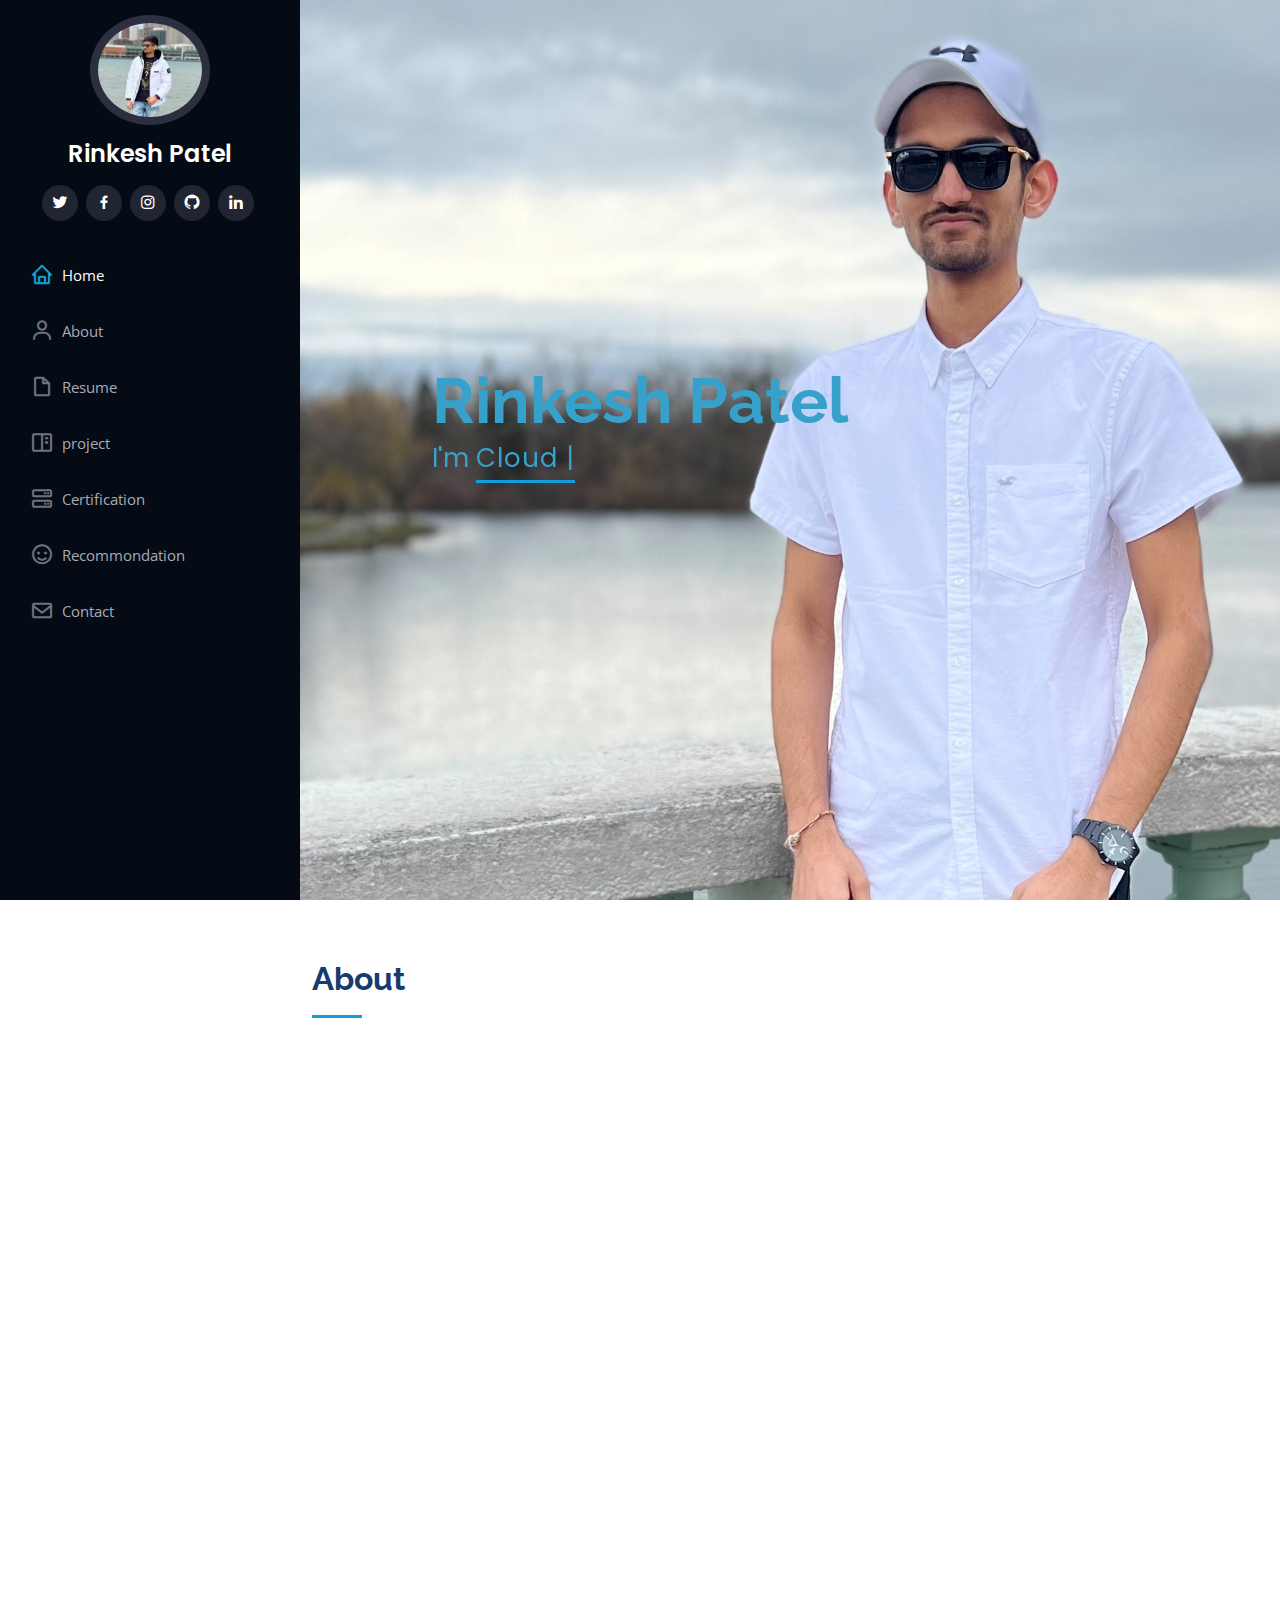
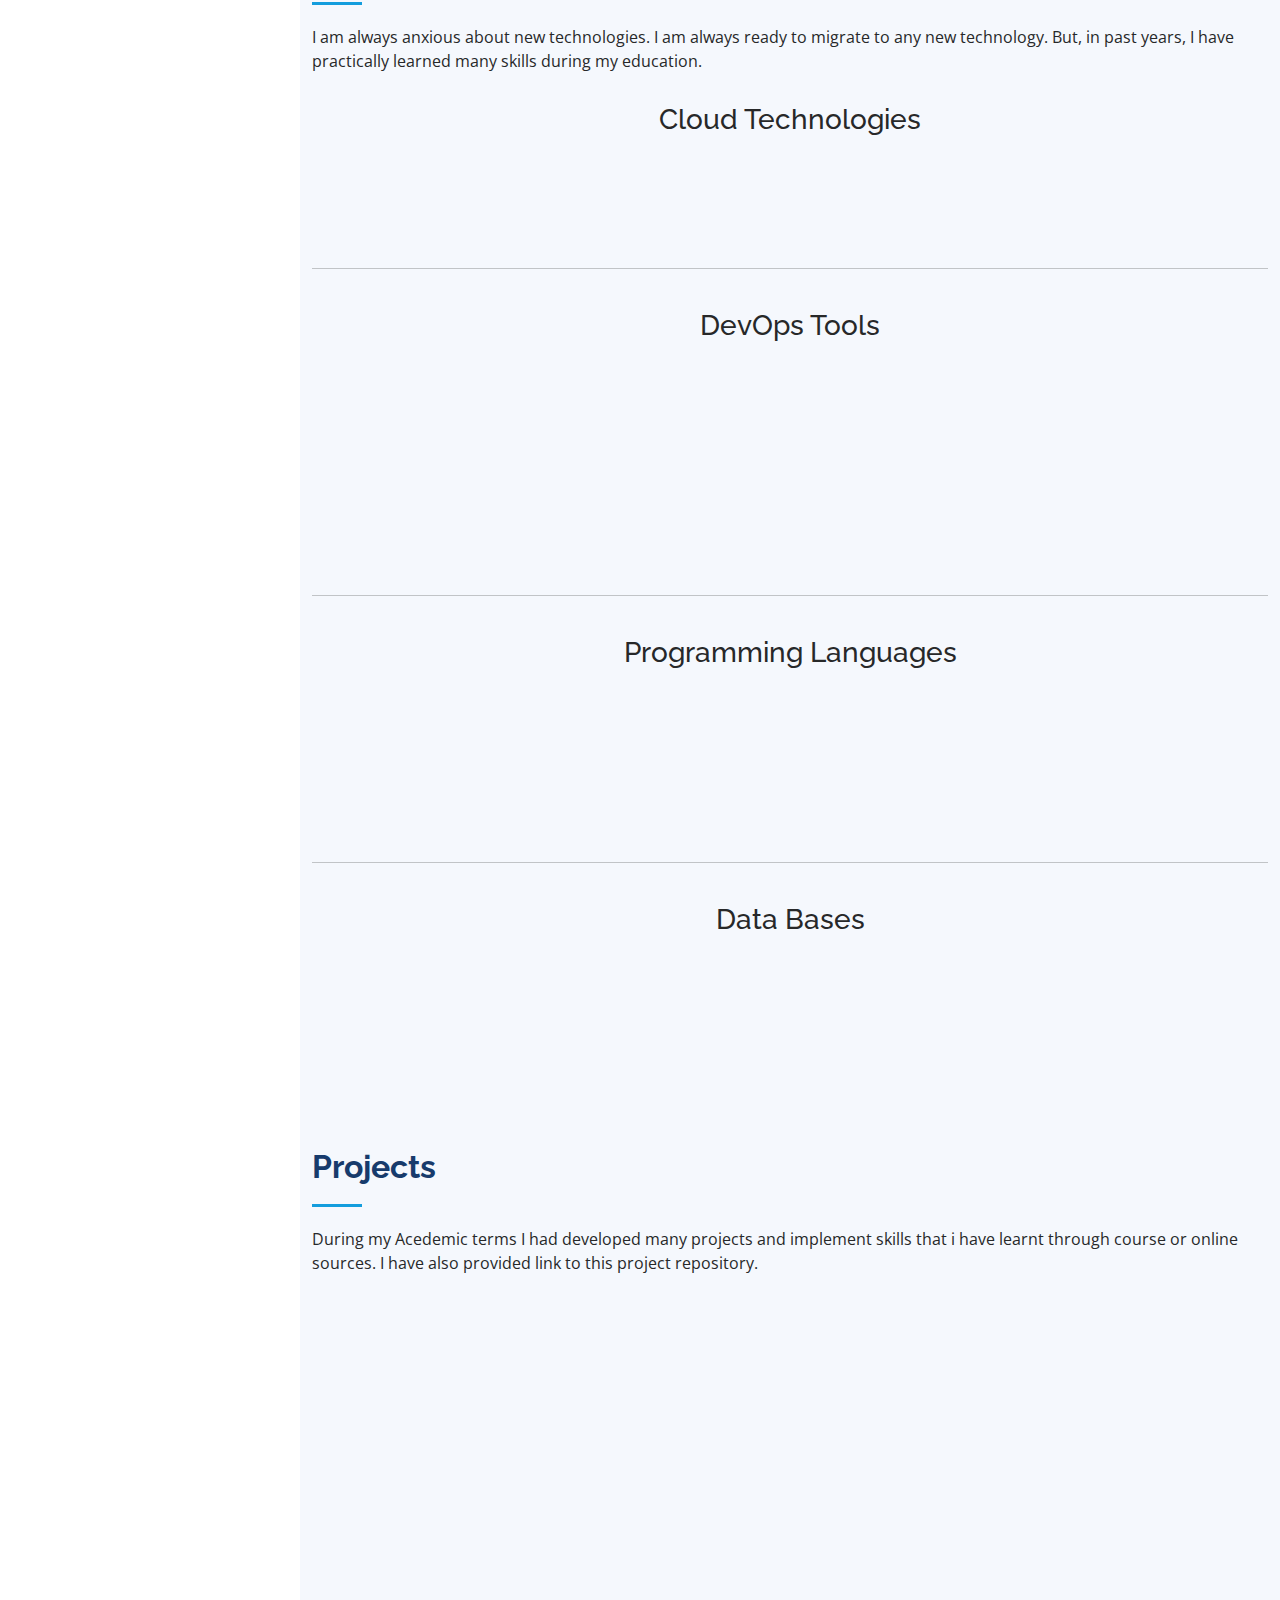
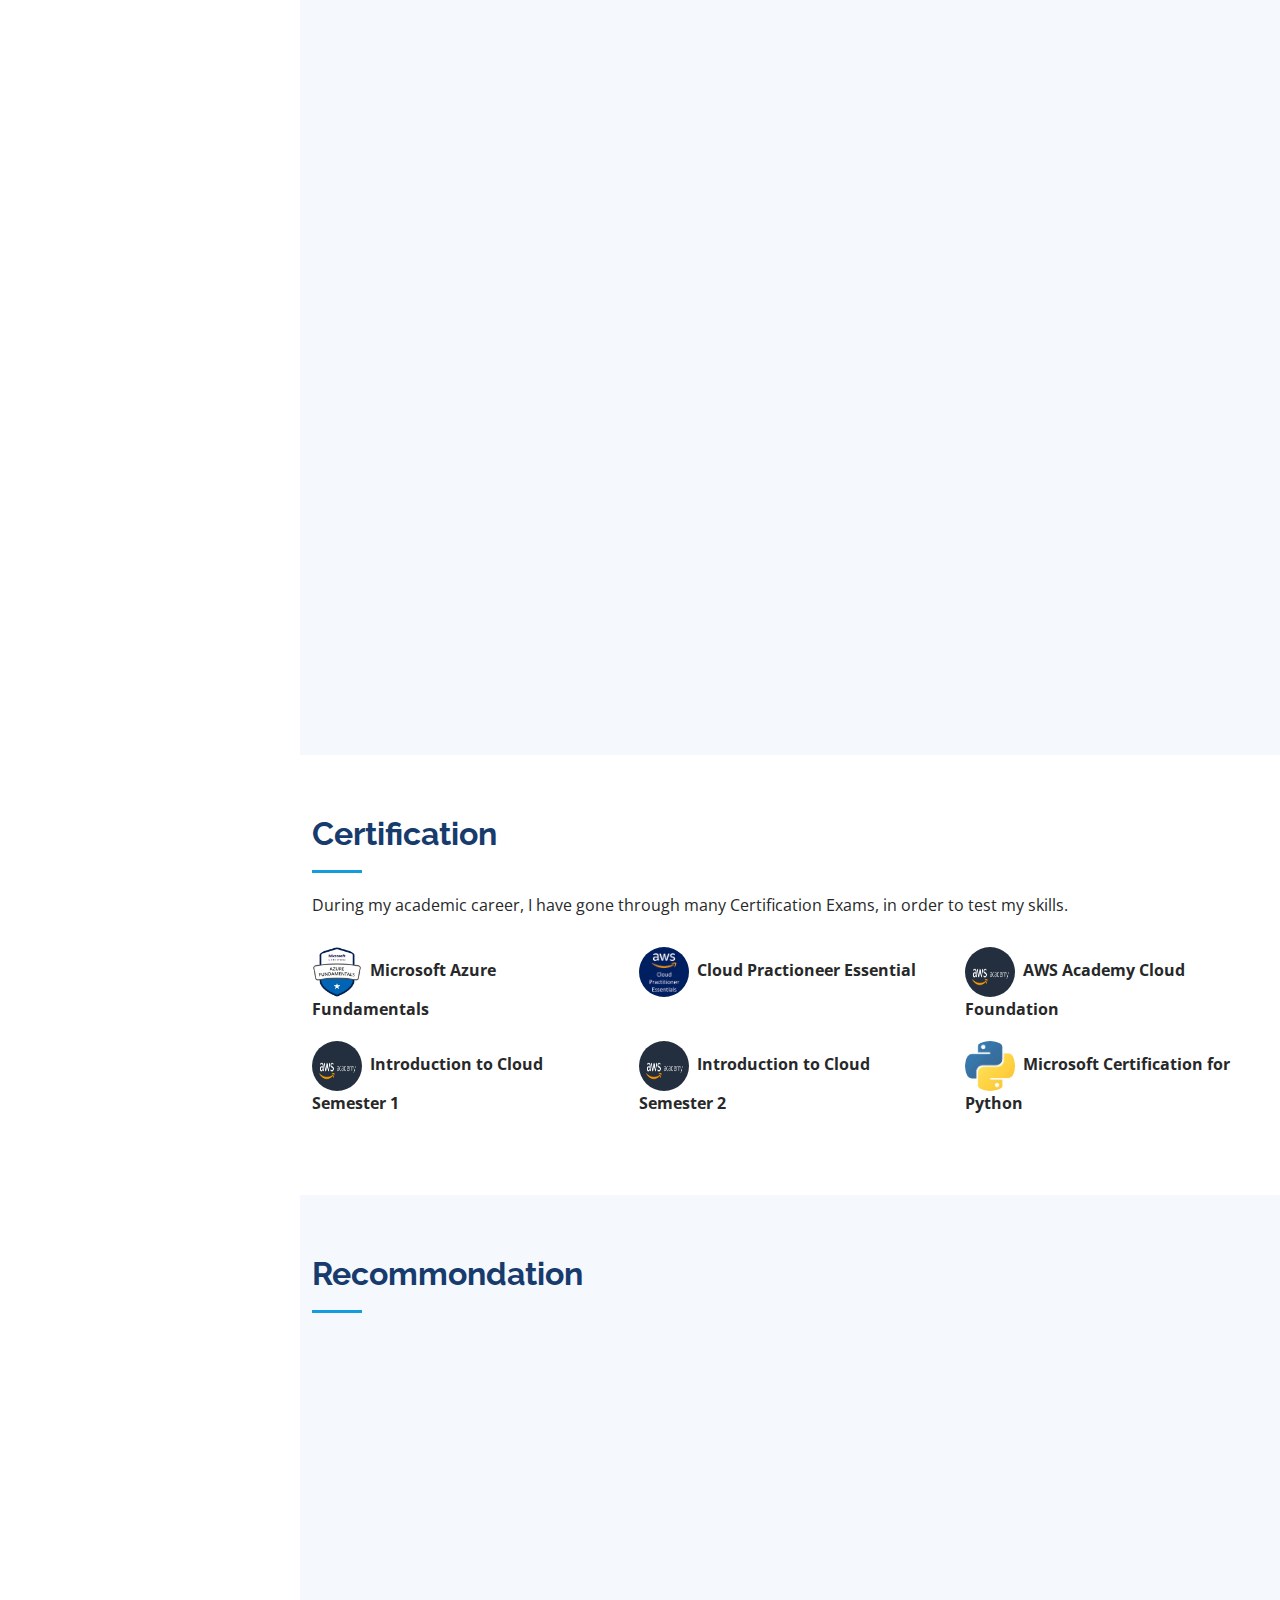
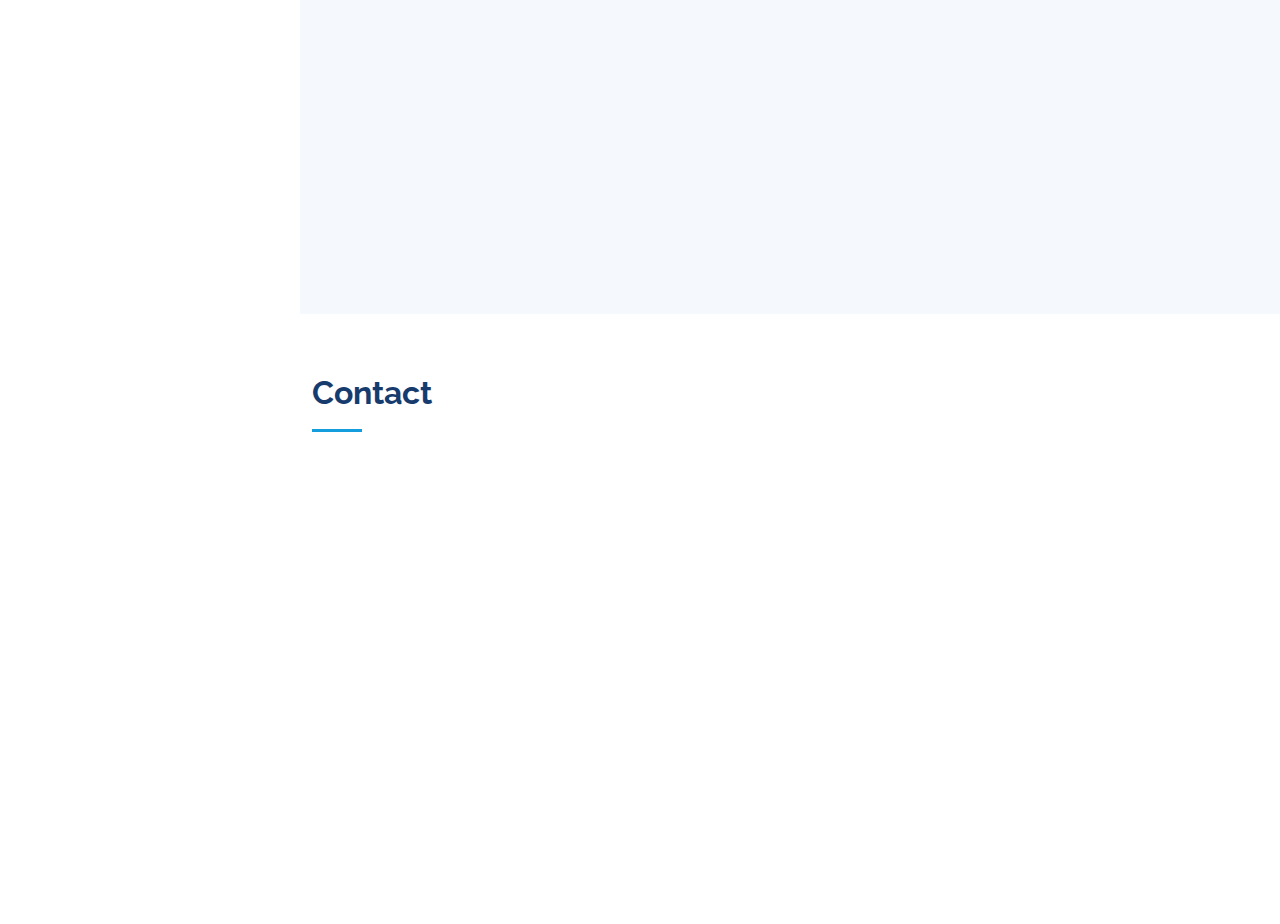
<file: index.html>
<!DOCTYPE html>
<html lang="en">

<head>
  <meta charset="utf-8">
  <meta content="width=device-width, initial-scale=1.0" name="viewport">

  <title>Rinkesh's portfolio</title>
  <meta content="" name="description">
  <meta content="" name="keywords">

  <!-- Favicons -->
  <link href="assets/img/favicon.jpg" rel="icon">
  <link href="assets/img/apple-touch-icon.png" rel="apple-touch-icon">

  <!-- Google Fonts -->
  <link href="https://fonts.googleapis.com/css?family=Open+Sans:300,300i,400,400i,600,600i,700,700i|Raleway:300,300i,400,400i,500,500i,600,600i,700,700i|Poppins:300,300i,400,400i,500,500i,600,600i,700,700i" rel="stylesheet">

  <!-- Vendor CSS Files -->
  <link href="assets/vendor/aos/aos.css" rel="stylesheet">
  <link href="assets/vendor/bootstrap/css/bootstrap.min.css" rel="stylesheet">
  <link href="assets/vendor/bootstrap-icons/bootstrap-icons.css" rel="stylesheet">
  <link href="assets/vendor/boxicons/css/boxicons.min.css" rel="stylesheet">
  <link href="assets/vendor/glightbox/css/glightbox.min.css" rel="stylesheet">
  <link href="assets/vendor/swiper/swiper-bundle.min.css" rel="stylesheet">

  <!-- Template Main CSS File -->
  <link href="assets/css/style.css" rel="stylesheet">
</head>

<body>
  
  <!-- ======= Mobile nav toggle button ======= -->
  <i class="bi bi-list mobile-nav-toggle d-xl-none"></i>

  <!-- ======= Header ======= -->
  <header id="header">
    <div class="d-flex flex-column">

      <div class="profile">
        <img src="assets/img/profile-img.jpg" alt="" class="img-fluid rounded-circle">
        <h1 class="text-light"><a href="index.html">Rinkesh Patel</a></h1>
        <div class="social-links mt-3 text-center">
          <a href="https://twitter.com/patelrinkesh24" class="twitter"  target="_blank"><i class="bx bxl-twitter"></i></a>
          <a href="https://www.facebook.com/patelrinkesh24" class="facebook" target="_blank"><i class="bx bxl-facebook"></i></a>
          <a href="https://www.instagram.com/patelrinkesh24/" class="instagram" target="_blank"><i class="bx bxl-instagram"></i></a>
          <a href="https://github.com/patelrinkesh24" class="github" target="_blank"><i class="bx bxl-github"></i></a>
          <a href="https://www.linkedin.com/in/patelrinkesh2499/" class="linkedin" target="_blank"><i class="bx bxl-linkedin"></i></a>
        </div>
      </div>

      <nav id="navbar" class="nav-menu navbar">
        <ul>
          <li><a href="#hero" class="nav-link scrollto active"><i class="bx bx-home"></i> <span>Home</span></a></li>
          <li><a href="#about" class="nav-link scrollto"><i class="bx bx-user"></i> <span>About</span></a></li>
          <li><a href="#resume" class="nav-link scrollto"><i class="bx bx-file-blank"></i> <span>Resume</span></a></li>
          <li><a href="#project" class="nav-link scrollto"><i class="bx bx-book-content"></i> <span>project</span></a></li>
          <li><a href="#services" class="nav-link scrollto"><i class="bx bx-server"></i> <span>Certification</span></a></li>
          <li><a href="#recommondation" class="nav-link scrollto"><i class="bx bx-smile"></i> <span>Recommondation</span></a></li>
          <li><a href="#contact" class="nav-link scrollto"><i class="bx bx-envelope"></i> <span>Contact</span></a></li>
        </ul>
      </nav><!-- .nav-menu -->
    </div>
  </header><!-- End Header -->

  <!-- ======= Hero Section ======= -->
  <section id="hero" class="d-flex flex-column justify-content-center align-items-center">
    <div class="hero-container" data-aos="fade-in">
      <h1>Rinkesh Patel</h1>
      <p>I'm <span class="typed" data-typed-items="Cloud Engineer, Cloud Administrator, DevOps Engineer"></span></p>
    </div>
  </section><!-- End Hero -->

  <main id="main">

    <!-- ======= About Section ======= -->
    <section id="about" class="about">
      <div class="container">

        <div class="section-title">
          <h2>About</h2>
        </div>

        <div class="row">
          <div class="col-lg-6" data-aos="fade-right">
            <img src="assets/img/profile-img.jpg" class="img-fluid" alt="">
          </div>
          <div class="col-lg-8 pt-4 pt-lg-0 content" data-aos="fade-left">
            <br>
            <h3>Cloud Architecture &amp; Administrator.</h3>
            <br>
            <p class="fst-italic">
             Result-oriented DevOps engineer with a proven track record in deploying and managing web applications on supervised Kubernetes clusters. Successfully implemented containerization, enhancing application features, and automating Docker image builds and publishing using GitHub Actions. Demonstrated proficiency in Terraform for infrastructure provisioning, achieving 30% faster multi-environment deployments and establishing VPC peering for improved network efficiency.  Proficient in release engineering, continuous integration, and deployment, collaborating effectively with cross-functional teams.
            </p>
            <br>
            <div class="row">
              <div class="col-lg-6">
                <ul>
                  <li><i class="bi bi-chevron-right"></i> <strong>Phone:</strong> <span>+1 (437) 983 6111</span></li>
                  <li><i class="bi bi-chevron-right"></i> <strong>City:</strong> <span>Toronto, Canada</span></li>
                </ul>
              </div>
              <div class="col-lg-4">
                <ul>
                  <li><i class="bi bi-chevron-right"></i> <strong>Degree:</strong> <span>Post Graduate Certificate</span></li>
                  <li><i class="bi bi-chevron-right"></i> <strong>Email:</strong> <span>patelrinkesh0601@gmail.com</span></li>
                </ul>
              </div>
            </div>
          </div>
        </div>

      </div>
    </section><!-- End About Section -->

 


    <!-- ======= Resume Section ======= -->
    <section id="resume" class="resume">
      <div class="container">

        <div class="section-title">
          <h2>Resume</h2>
        </div>

        <div class="row">
          <div data-aos="fade-up">
            
            <h3 class="resume-title">Education</h3>
            <div class="resume-item">
              <h4>Post Graduation in Cloud Architecture and Administrator, Seneca College</h4>
              <h5>Jan 2022 - Aug 2022</h5>
              <p><em>Achieved 3.6(Awarded with Honours)</em></p>
              <p>Cloud Architecture, Cloud Integration, Data Storage and Management Strategies, Deployment Automation and Operational Security, Portable Techdnologies in Cloud, Project Management.</p>
            </div>
            <div class="resume-item">
              <h4>Post Graduation in Big Data Solution Architecture, Conestoga College</h4>
              <h5>May 2021 - Dec 2021</h5>
              <p><em>Achieved 3.4 CGPA</em></p>
              <p>Relational Database implementation, Programming for Big Data, Data analysis mathematics, Algorithms and modelling, Software Quality, Data Integration and Storage, Web analytics and Business Intelligence Tools.</p>
            </div>
            <div class="resume-item">
              <h4>Bachelor of Engineering in Information Technology, Gujarat Technological University</h4>
              <h5>Aug 2016 - Aug 2020</h5>
              <p><em>Achieved 8.7 CGPA</em></p>
              <p>Database Management System (DBMS) · Computer Networking · Data Structure · Software Engineering Practices · Basic JAVA · Object-Oriented Programming (OOP) · Python (Programming Language) · MySQL</p>
            </div>
          </div>
          <div data-aos="fade-up" data-aos-delay="100">
            <h3 class="resume-title">Work Experince</h3>
            <div class="resume-item">
              <h4>CAA Club Group, ON, Canada | Cloud Engineer</h4>
              <h5>May 2021 to Present</h5>
              <ul>
                <li>Professionally oversaw and maintained multiple infrastructures, ensuring second-level support and prompt resolution of reported issues, all in adherence to agreed-upon Service Level Agreements (SLAs).</li>
                <li>Implemented a highly available and fault-tolerant Kubernetes infrastructure, ensuring 99.9% uptime and reducing system failures by 50%.</li>
                <li>Successfully managed and maintained Kubernetes services on Azure and AWS, overseeing the deployment of numerous microservices builds to the Docker Registry, resulting in a remarkable reduction in deployment time.</li>
                <li>Orchestrated the administration of Jenkins CI on Linux, streamlining the deployment process and achieving an impressive 40% increase in build efficiency.</li>
                <li>Expertly utilized Kubernetes' node, Config Maps, selectors, and services within Pods, effectively managing containerized applications, leading to a 20% improvement in application scalability.</li>
                <li>Automated repetitive tasks and reduced overhead through Python and Bash scripting, resulting in a 50% decrease in manual intervention and enhancing overall team productivity.</li>
                <li>Optimized cloud infrastructure and performed proof-of-concepts, resulting in a 25% increase in infrastructure stability and cost optimization.</li>
                <li>Performed migration of applications and infrastructure to separate AWS accounts for different environments.</li>
                <li>Engaging in problem management, troubleshooting, and issue resolution to maintain a stable environment.</li>
                <li>Conducting quarterly server or instance patching to ensure up-to-date security measures.</li>
              </ul>
            </div>
            <div class="resume-item">
              <h4>Veeva Systems, Toronto, Canada | Release Engineer</h4>
              <h5>May 2020 to April 2021</h5>
              <ul>
                <li>Supported three development teams for configuring, building, and deploying software code in the CES (Customer Engagement System) project.</li>
                <li>Streamlined release processes for multiple software products by utilizing Jira and Confluence, resulting in a 30% reduction in release cycle time.</li>
                <li>Successfully implemented end-to-end CI/CD pipelines using Jenkins and Ansible, leading to a 40% increase in deployment frequency and overall release reliability.</li>
                <li>Fostered effective collaboration between development and QA teams, enabling smooth feature integration and achieving a 25% reduction in bug turnaround time through thorough automation testing.</li>
                <li>Vigilantly monitored and maintained production environments on cloud platforms, enhancing application performance.</li>
                <li>Ensured proper versioning and repository management of all release artifacts, enabling seamless traceability and rollback options.</li>
                <li>Managed dependencies and skillfully coordinated cross-team releases, facilitating successful and synchronized product deployments.</li>
                <li>Provided regular, comprehensive updates on release progress to senior management, enhancing transparency and decision-making processes.</li>
                <li>Actively participated in change management processes for release changes, ensuring smooth and controlled transitions during each release cycle.</li>
                <li>Provided essential support to the operations team, ensuring seamless production deployment and prompt incident resolution, leading to improved customer satisfaction and operational stability.</li>
              </ul>
            </div>
            <br>
            <h3 class="resume-title">Publications</h3>
            <div class="resume-item">
              <h4>Real Time Object detection Module</h4>
              <h5>Feburary 2020</h5>
              <ul>
                <li>This paper will focus on TensorFlow by google.</li>
                <li>The trained coco models are taken with input which in turn produces output boxes where objects are identified within frames with percentage match and labels.</li>
                <li>This survey paper will elaborate the actual working of TensorFlow.</li>
                <li>The working of COCOAPI models includes capturing, storing and comparing thousands of images with real time objects and percentage matches are described with its process in ensuring literature surveys.</li>
                <li>Apart from this, paper also includes some details about yolo for training object detection models.</li>
                <li>Perform website tests according to schedules.</li>
                <li>Identify problems by customer feedback.</li>
                <li>Correcting or referring the problem to senior developer.</li>
              </ul>
            </div>
          </div>
          
        </div>

      </div>
    </section><!-- End Resume Section -->

    <!-- ======= Skills Section ======= -->
    <section id="skills" class="skills section-bg">
      <div class="container">

        <div class="section-title">
          <h2>Skills</h2>
          <p>I am always anxious about new technologies. I am always ready to migrate to any new technology. But, in past years, I have practically learned many skills during my education.</p>
        </div>
        <div class="sub-title"><h3 align="center">Cloud Technologies</h3></div><br>
        <div class="row skills-content">

          <div class="col-lg-6" data-aos="fade-up">
            <div class="progress">
              <span class="skill">Azure <i class="val">80%</i></span>
              <div class="progress-bar-wrap">
                <div class="progress-bar" role="progressbar" aria-valuenow="80" aria-valuemin="0" aria-valuemax="100"></div>
              </div>
            </div>
          </div>

          <div class="col-lg-6" data-aos="fade-up" data-aos-delay="100">

            <div class="progress">
              <span class="skill">Amazon Web Service <i class="val">80%</i></span>
              <div class="progress-bar-wrap">
                <div class="progress-bar" role="progressbar" aria-valuenow="80" aria-valuemin="0" aria-valuemax="100"></div>
              </div>
            </div>
          </div>

        </div>
        <br>
        <hr>
        <br>
        <div class="sub-title"><h3 align="center">DevOps Tools</h3></div><br>
        <div class="row skills-content">

          <div class="col-lg-6" data-aos="fade-up">
            
            <div class="progress">
              <span class="skill">Docker <i class="val">80%</i></span>
              <div class="progress-bar-wrap">
                <div class="progress-bar" role="progressbar" aria-valuenow="80" aria-valuemin="0" aria-valuemax="100"></div>
              </div>
            </div>

            <div class="progress">
              <span class="skill">Containers <i class="val">80%</i></span>
              <div class="progress-bar-wrap">
                <div class="progress-bar" role="progressbar" aria-valuenow="80" aria-valuemin="0" aria-valuemax="100"></div>
              </div>
            </div>

            <div class="progress">
              <span class="skill">Kubernetes <i class="val">85%</i></span>
              <div class="progress-bar-wrap">
                <div class="progress-bar" role="progressbar" aria-valuenow="85" aria-valuemin="0" aria-valuemax="100"></div>
              </div>
            </div>

          </div>

          <div class="col-lg-6" data-aos="fade-up" data-aos-delay="100">

            <div class="progress">
              <span class="skill">Terraform <i class="val">75%</i></span>
              <div class="progress-bar-wrap">
                <div class="progress-bar" role="progressbar" aria-valuenow="75" aria-valuemin="0" aria-valuemax="100"></div>
              </div>
            </div>

            <div class="progress">
              <span class="skill">Ansible <i class="val">80%</i></span>
              <div class="progress-bar-wrap">
                <div class="progress-bar" role="progressbar" aria-valuenow="80" aria-valuemin="0" aria-valuemax="100"></div>
              </div>
            </div>

            <div class="progress">
              <span class="skill">Linux <i class="val">70%</i></span>
              <div class="progress-bar-wrap">
                <div class="progress-bar" role="progressbar" aria-valuenow="70" aria-valuemin="0" aria-valuemax="100"></div>
              </div>
            </div>

          </div>

        </div>
        <br>
        <hr>
        <br>
        <div class="sub-title"><h3 align="center">Programming Languages</h3></div><br>
        <div class="row skills-content">

          <div class="col-lg-6" data-aos="fade-up">
            
            <div class="progress">
              <span class="skill">C Programming <i class="val">80%</i></span>
              <div class="progress-bar-wrap">
                <div class="progress-bar" role="progressbar" aria-valuenow="80" aria-valuemin="0" aria-valuemax="100"></div>
              </div>
            </div>

            <div class="progress">
              <span class="skill">C++ <i class="val">80%</i></span>
              <div class="progress-bar-wrap">
                <div class="progress-bar" role="progressbar" aria-valuenow="80" aria-valuemin="0" aria-valuemax="100"></div>
              </div>
            </div>

          </div>

          <div class="col-lg-6" data-aos="fade-up" data-aos-delay="100">

            <div class="progress">
              <span class="skill">Python <i class="val">90%</i></span>
              <div class="progress-bar-wrap">
                <div class="progress-bar" role="progressbar" aria-valuenow="90" aria-valuemin="0" aria-valuemax="100"></div>
              </div>
            </div>

            <div class="progress">
              <span class="skill">Java <i class="val">65%</i></span>
              <div class="progress-bar-wrap">
                <div class="progress-bar" role="progressbar" aria-valuenow="65" aria-valuemin="0" aria-valuemax="100"></div>
              </div>
            </div>

          </div>

        </div>
        <br>
        <hr>
        <br>
        <div class="sub-title"><h3 align="center">Data Bases</h3></div><br>
        <div class="row skills-content">

          <div class="col-lg-6" data-aos="fade-up">
            <div class="progress">
              <span class="skill">MySQL <i class="val">80%</i></span>
              <div class="progress-bar-wrap">
                <div class="progress-bar" role="progressbar" aria-valuenow="80" aria-valuemin="0" aria-valuemax="100"></div>
              </div>
            </div>
          </div>

          <div class="col-lg-6" data-aos="fade-up" data-aos-delay="100">

            <div class="progress">
              <span class="skill">Microsoft SQL Server <i class="val">80%</i></span>
              <div class="progress-bar-wrap">
                <div class="progress-bar" role="progressbar" aria-valuenow="80" aria-valuemin="0" aria-valuemax="100"></div>
              </div>
            </div>
          </div>

      </div>
    </section><!-- End Skills Section -->

    <!-- ======= Project Section ======= -->
    <section id="project" class="project section-bg">
      <div class="container">

        <div class="section-title">
          <h2>Projects</h2>
          <p>During my Acedemic terms I had developed many projects and implement skills that i have learnt through course or online sources. I have also provided link to this project repository.</p>
        </div>
        <div class="row project-container" data-aos="fade-up" data-aos-delay="100">

          <div class="col-lg-4 col-md-6 project-item filter-app">
            <div class="project-wrap">
              <img src="assets/img/project/project-1.jpg" class="img-fluid" alt="Deploy Docker Container on Amazon Linux EC2" style="width:450xpx;height:300px;">
              <div class="project-links">
                <a href="assets/img/project/project-1.jpg" data-gallery="projectGallery" class="project-lightbox" title="Deploy Docker Container on Amazon Linux EC2"><i class="bx bx-plus"></i></a>
                <a href="https://github.com/patelrinkesh24/Deployment-of-3-tiered-web-application-to-managed-K8s-cluster-on-Amazon-EKS" title="More Details"><i class="bx bx-link"></i></a>
              </div>
            </div>
          </div>

          <div class="col-lg-4 col-md-6 project-item filter-web">
            <div class="project-wrap">
              <img src="assets/img/project/project-2.jpg" class="img-fluid" alt="AWS TerraForm" style="width:450px;height:300px;">
              <div class="project-links">
                <a href="assets/img/project/project-2.jpg" data-gallery="projectGallery" class="project-lightbox" title="Effective use of Terraform to deploy multi-environment infrastructure"><i class="bx bx-plus"></i></a>
                <a href="https://github.com/patelrinkesh24/deploy-containerized-stateless-applications-using-K8s-manifests" title="More Details"><i class="bx bx-link"></i></a>
              </div>
            </div>
          </div>

          <div class="col-lg-4 col-md-6 project-item filter-app">
            <div class="project-wrap">
              <img src="assets/img/project/project-3.jpg" class="img-fluid" alt="Configuration Management Automation with Ansible" style="width:450px;height:300px;">
              <div class="project-links">
                <a href="assets/img/project/project-3.jpg" data-gallery="projectGallery" class="project-lightbox" title="Configuration Management Automation with Ansible"><i class="bx bx-plus"></i></a>
                <a href="https://github.com/patelrinkesh24/milti-environment-infrastructure-using-terraform" title="More Details"><i class="bx bx-link"></i></a>
              </div>
            </div>
          </div>

          <div class="col-lg-4 col-md-6 project-item filter-card">
            <div class="project-wrap">
              <img src="assets/img/project/project-4.jpg" class="img-fluid" alt="Two-Tier web application automation with Terraform" style="width:450px;height:300px;">
              <div class="project-links">
                <a href="assets/img/project/project-4.jpg" data-gallery="projectGallery" class="project-lightbox" title="Two-Tier web application automation with Terraform"><i class="bx bx-plus"></i></a>
                <a href="https://github.com/patelrinkesh24/Configuration-Management-Automatio-with-Ansible" title="More Details"><i class="bx bx-link"></i></a>
              </div>
            </div>
          </div>

          <div class="col-lg-4 col-md-6 project-item filter-web">
            <div class="project-wrap">
              <img src="assets/img/project/project-5.jpg" class="img-fluid" alt="Blind Assistance and Recognition - Python" style="width:450px;height:300px;">
              <div class="project-links">
                <a href="assets/img/project/project-5.jpg" data-gallery="projectGallery" class="project-lightbox" title="Blind Assistance and Recognition - Python"><i class="bx bx-plus"></i></a>
                <a href="https://github.com/patelrinkesh24/Two-Tier-web-application-automation-with-Terraform" title="More Details"><i class="bx bx-link"></i></a>
              </div>
            </div>
          </div>

          <div class="col-lg-4 col-md-6 project-item filter-app">
            <div class="project-wrap">
              <img src="assets/img/project/project-6.jpg" class="img-fluid" alt="Tours and Travel" style="width:450px;height:300px;">
              <div class="project-links">
                <a href="assets/img/project/project-6.jpg" data-gallery="projectGallery" class="project-lightbox" title="Tours and Travel Website - Django"><i class="bx bx-plus"></i></a>
                <a href="projects/project-details-6.html" title="More Details"><i class="bx bx-link"></i></a>
              </div>
            </div>
          </div>

          <div class="col-lg-4 col-md-6 project-item filter-card">
            <div class="project-wrap">
              <img src="assets/img/project/project-7.jpg" class="img-fluid" alt="Medical Data Visualizer - Python" style="width:450px;height:300px;">
              <div class="project-links">
                <a href="assets/img/project/project-7.jpg" data-gallery="projectGallery" class="project-lightbox" title="Medical Data Visualizer - Python"><i class="bx bx-plus"></i></a>
                <a href="projects/project-details-7.html" title="More Details"><i class="bx bx-link"></i></a>
              </div>
            </div>
          </div>

          <div class="col-lg-4 col-md-6 project-item filter-card">
            <div class="project-wrap">
              <img src="assets/img/project/project-8.jpg" class="img-fluid" alt="Taxi Booking System" style="width:450px;height:300px;">
              <div class="project-links">
                <a href="assets/img/project/project-8.jpg" data-gallery="projectGallery" class="project-lightbox" title="Taxi Booking System"><i class="bx bx-plus"></i></a>
                <a href="projects/project-details-8.html" title="More Details"><i class="bx bx-link"></i></a>
              </div>
            </div>
          </div>

          <div class="col-lg-4 col-md-6 project-item filter-web">
            <div class="project-wrap">
              <img src="assets/img/project/project-9.jpg" class="img-fluid" alt="additional project" style="width:450px;height:300px;">
              <div class="project-links">
                <a href="assets/img/project/project-9.jpg" data-gallery="projectGallery" class="project-lightbox" title="Additional Project"><i class="bx bx-plus"></i></a>
                <a href="https://github.com/patelrinkesh24/GTU-Project" title="More Details"><i class="bx bx-link"></i></a>
              </div>
            </div>
          </div>

        </div>

      </div>
    </section><!-- End Project Section -->

    <!-- ======= Certification Section ======= -->
    <section id="services" class="services">
      <div class="container">

        <div class="section-title">
          <h2>Certification</h2>
          <p>During my academic career, I have gone through many Certification Exams, in order to test my skills.</p>
        </div>

        <div class="row">
          <div class="col-lg-4 col-md-6 icon-box">
            <img src="assets/img/az900.png" class="rounded-circle" alt="AZ 900" style="width:50px;height:50px;">&nbsp  
            <b>Microsoft Azure Fundamentals</b>
          </div>
          <div class="col-lg-4 col-md-6 icon-box">
            <img src="assets/img/cloud-essential.jfif" class="rounded-circle" alt="AZ 900" style="width:50px;height:50px;">&nbsp 
            <b>Cloud Practioneer Essential</b>
          </div>
          <div class="col-lg-4 col-md-6 icon-box">
            <img src="assets/img/aws-academy-logo.png" class="rounded-circle" alt="AZ 900" style="width:50px;height:50px;">&nbsp
            <b>AWS Academy Cloud Foundation</b>
          </div>
          <div class="col-lg-4 col-md-6 icon-box">
            <img src="assets/img/aws-academy-logo.png" class="rounded-circle" alt="AZ 900" style="width:50px;height:50px;">&nbsp
            <b>Introduction to Cloud Semester 1</b>
          </div>
          <div class="col-lg-4 col-md-6 icon-box">
            <img src="assets/img/aws-academy-logo.png" class="rounded-circle" alt="AZ 900" style="width:50px;height:50px;">&nbsp
            <b>Introduction to Cloud Semester 2</b>
          </div>
          <div class="col-lg-4 col-md-6 icon-box">
            <img src="assets/img/python.jfif" class="rounded-circle" alt="AZ 900" style="width:50px;height:50px;">&nbsp
            <b>Microsoft Certification for  Python</b>
          </div>
        </div>

      </div>
    </section><!-- End Services Section -->

<!-- ======= Recomondation Section ======= -->
<section id="recommondation" class="recommondation section-bg">
  <div class="container">

    <div class="section-title">
      <h2>Recommondation</h2>
    </div>

    <div class="recommondation-slider swiper" data-aos="fade-up" data-aos-delay="100">
      <div class="swiper-wrapper">

        <div class="swiper-slide">
          <div class="recommondation-item" data-aos="fade-up">
            <p>
              <i class="bx bxs-quote-alt-left quote-icon-left"></i>
              Rinkesh possesses an exceptional sense of timing and strategy in addition to his exceptional technical and communication abilities. faithful, perceptive, and independent. He is really eager about learning new things and technology.
              <i class="bx bxs-quote-alt-right quote-icon-right"></i>
            </p>
            <img src="assets/img/recommondation/recommondation-1.jpg" class="recommondation-img" alt="">
            <h3>Prasann Barot</h3>
            <h4>Assistant Professor</h4>
          </div>
        </div><!-- End recommondation item -->

        <div class="swiper-slide">
          <div class="recommondation-item" data-aos="fade-up" data-aos-delay="100">
            <p>
              <i class="bx bxs-quote-alt-left quote-icon-left"></i>
              I have never seen a dedicated person as Rinkesh. He has a very strong base in cloud especially in AWS, Azure and Google cloud. In group projects he had a good lead. His perseverance and dedication to his work will definitely help him succeed in life.
              <i class="bx bxs-quote-alt-right quote-icon-right"></i>
            </p>
            <img src="assets/img/recommondation/recommondation-2.jpg" class="recommondation-img" alt="">
            <h3>Muskan Katariya</h3>
            <h4>Cloud Architecture</h4>
          </div>
        </div><!-- End recommondation item -->

        <div class="swiper-slide">
          <div class="recommondation-item" data-aos="fade-up" data-aos-delay="200">
            <p>
              <i class="bx bxs-quote-alt-left quote-icon-left"></i>
              Rinkesh and I worked together on several projects, and I was lucky to call him my colleague. He constantly gave 100 percent effort to the team and played a vital role in ensuring that we completed assignments on time.
              <i class="bx bxs-quote-alt-right quote-icon-right"></i>
            </p>
            <img src="assets/img/recommondation/recommondation-3.jpg" class="recommondation-img" alt="">
            <h3>Dev Thakkar</h3>
            <h4>PHP/Wordpress Developer</h4>
          </div>
        </div><!-- End recommondation item -->

        <div class="swiper-slide">
          <div class="recommondation-item" data-aos="fade-up" data-aos-delay="300">
            <p>
              <i class="bx bxs-quote-alt-left quote-icon-left"></i>
              A parson who always want to learn new things. He always want to know more and have attitude to work in team environment. Exchange of ideas, accepting problems and always willing to solve, innovative approach to reduce complixity.
              <i class="bx bxs-quote-alt-right quote-icon-right"></i>
            </p>
            <img src="assets/img/recommondation/recommondation-4.jpg" class="recommondation-img" alt="">
            <h3>Manali Shah</h3>
            <h4>Software Engineer</h4>
          </div>
        </div><!-- End recommondation item -->

        <div class="swiper-slide">
          <div class="recommondation-item" data-aos="fade-up" data-aos-delay="400">
            <p>
              <i class="bx bxs-quote-alt-left quote-icon-left"></i>
              Rinkesh is the most hard working, enthusiastic and smartest guy i have ever known. He has very amazing qualities like quick learning and self learning. If you are looking for a guy who can adapt to every technology, he is the one.
              <i class="bx bxs-quote-alt-right quote-icon-right"></i>
            </p>
            <img src="assets/img/recommondation/recommondation-5.jpg" class="recommondation-img" alt="">
            <h3>Karan Patel</h3>
            <h4>Software Quality Assurance Tester</h4>
          </div>
        </div><!-- End recommondation item -->

      </div>
      <div class="swiper-pagination"></div>
    </div>

  </div>
</section>
    <!-- End recommondation Section -->

    <!-- ======= Contact Section ======= -->
    <section id="contact" class="contact">
      <div class="container">

        <div class="section-title">
          <h2>Contact</h2>
        </div>

        <div class="row" data-aos="fade-in">

          <div class="d-flex align-items-stretch">
            <div class="info">
                <div class="address">
                  <i class="bi bi-geo-alt"></i>
                  <h4>Location:</h4>
                  <p>362 Painted Post Drive, Toronto, ON, M1G 2M5</p>
                </div>
                <div class="email">
                  <i class="bi bi-envelope"></i>
                  <h4>Email:</h4>
                  <p>patelrinkesh2499@gmail.com</p>
                </div>
                <div class="phone">
                  <i class="bi bi-phone"></i>
                  <h4>Call:</h4>
                  <p>+1 437 983 6111</p>
                </div>
              </div>
            </div>
        </div>
      </div>
    </section><!-- End Contact Section -->
  </main><!-- End #main -->
  <a href="#" class="back-to-top d-flex align-items-center justify-content-center"><i class="bi bi-arrow-up-short"></i></a>
 <!-- Vendor JS Files -->
  <script src="assets/vendor/typed.js/typed.min.js"></script>
  <script src="assets/vendor/purecounter/purecounter.js"></script>
  <script src="assets/vendor/aos/aos.js"></script>
  <script src="assets/vendor/bootstrap/js/bootstrap.bundle.min.js"></script>
  <script src="assets/vendor/glightbox/js/glightbox.min.js"></script>
  <script src="assets/vendor/isotope-layout/isotope.pkgd.min.js"></script>
  <script src="assets/vendor/swiper/swiper-bundle.min.js"></script>
  <script src="assets/vendor/waypoints/noframework.waypoints.js"></script>
  <!-- Template Main JS File -->
  <script src="assets/js/main.js"></script>
</body>

</html>
</file>
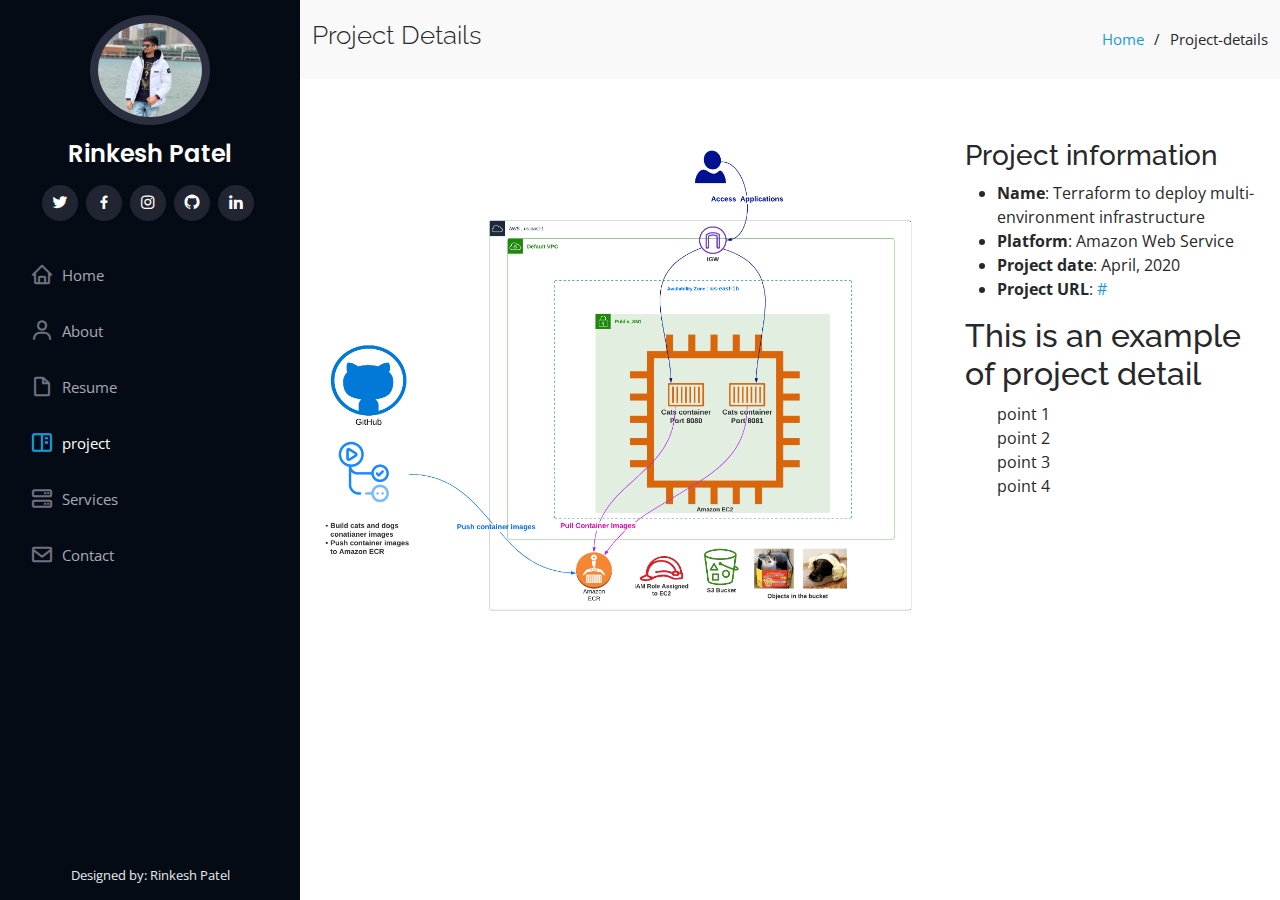
<file: projects/project-details-2.html>
<!DOCTYPE html>
<html lang="en">

<head>
  <meta charset="utf-8">
  <meta content="width=device-width, initial-scale=1.0" name="viewport">

  <title>Projects</title>
  <meta content="" name="description">
  <meta content="" name="keywords">

  <!-- Favicons -->
  <link href="../assets/img/favicon.jpg" rel="icon">
  <link href="../assets/img/apple-touch-icon.png" rel="apple-touch-icon">

  <!-- Google Fonts -->
  <link href="https://fonts.googleapis.com/css?family=Open+Sans:300,300i,400,400i,600,600i,700,700i|Raleway:300,300i,400,400i,500,500i,600,600i,700,700i|Poppins:300,300i,400,400i,500,500i,600,600i,700,700i" rel="stylesheet">

  <!-- Vendor CSS Files -->
  <link href="../assets/vendor/aos/aos.css" rel="stylesheet">
  <link href="../assets/vendor/bootstrap/css/bootstrap.min.css" rel="stylesheet">
  <link href="../assets/vendor/bootstrap-icons/bootstrap-icons.css" rel="stylesheet">
  <link href="../assets/vendor/boxicons/css/boxicons.min.css" rel="stylesheet">
  <link href="../assets/vendor/glightbox/css/glightbox.min.css" rel="stylesheet">
  <link href="../assets/vendor/swiper/swiper-bundle.min.css" rel="stylesheet">

  <!-- Template Main CSS File -->
  <link href="../assets/css/style.css" rel="stylesheet">

</head>

<body>
  <!-- Vendor JS Files -->
  <script src="../assets/vendor/purecounter/purecounter.js"></script>
  <script src="../assets/vendor/aos/aos.js"></script>
  <script src="../assets/vendor/bootstrap/js/bootstrap.bundle.min.js"></script>
  <script src="../assets/vendor/glightbox/js/glightbox.min.js"></script>
  <script src="../assets/vendor/isotope-layout/isotope.pkgd.min.js"></script>
  <script src="../assets/vendor/swiper/swiper-bundle.min.js"></script>
  <script src="../assets/vendor/typed.js/typed.min.js"></script>
  <script src="../assets/vendor/waypoints/noframework.waypoints.js"></script>
  <script src="../assets/vendor/php-email-form/validate.js"></script>

  <!-- Template Main JS File -->
  <script src="../assets/js/main.js"></script>
  <!-- ======= Mobile nav toggle button ======= -->
  <i class="bi bi-list mobile-nav-toggle d-xl-none"></i>

  <!-- ======= Header ======= -->
  <header id="header">
    <div class="d-flex flex-column">

      <div class="profile">
        <img src="../assets/img/profile-img.jpg" alt="" class="img-fluid rounded-circle">
        <h1 class="text-light"><a href="../index.html">Rinkesh Patel</a></h1>
        <div class="social-links mt-3 text-center">
          <a href="https://twitter.com/patelrinkesh24" class="twitter"><i class="bx bxl-twitter"></i></a>
          <a href="https://www.facebook.com/patelrinkesh24" class="facebook"><i class="bx bxl-facebook"></i></a>
          <a href="https://www.instagram.com/patelrinkesh24/" class="instagram"><i class="bx bxl-instagram"></i></a>
          <a href="https://github.com/patelrinkesh24" class="github"><i class="bx bxl-github"></i></a>
          <a href="https://www.linkedin.com/in/patelrinkesh2499/" class="linkedin"><i class="bx bxl-linkedin"></i></a>
        </div>
      </div>

      <nav id="navbar" class="nav-menu navbar">
        <ul>
          <li><a href="../index.html" class="nav-link scrollto"><i class="bx bx-home"></i> <span>Home</span></a></li>
          <li><a href="../index.html#about" class="nav-link scrollto"><i class="bx bx-user"></i> <span>About</span></a></li>
          <li><a href="../index.html#resume" class="nav-link scrollto"><i class="bx bx-file-blank"></i> <span>Resume</span></a></li>
          <li><a href="../index.html#project" class="nav-link scrollto active"><i class="bx bx-book-content"></i> <span>project</span></a></li>
          <li><a href="../index.html#services" class="nav-link scrollto"><i class="bx bx-server"></i> <span>Services</span></a></li>
          <li><a href="../index.html#contact" class="nav-link scrollto"><i class="bx bx-envelope"></i> <span>Contact</span></a></li>
        </ul>
      </nav><!-- .nav-menu -->
    </div>
  </header><!-- End Header -->

  <main id="main">

    <!-- ======= Breadcrumbs ======= -->
    <section id="breadcrumbs" class="breadcrumbs">
      <div class="container">

        <div class="d-flex justify-content-between align-items-center">
          <h2>Project Details</h2>
          <ol>
            <li><a href="../index.html">Home</a></li>
            <li>Project-details</li>
          </ol>
        </div>

      </div>
    </section><!-- End Breadcrumbs -->

    <!-- ======= project Details Section ======= -->
    <section id="project-details" class="project-details">
      <div class="container">

        <div class="row gy-4">

          <div class="col-lg-8">
            <div class="project-details-slider swiper">
              <div class="swiper-wrapper align-items-center">

                <div class="swiper-slide">
                  <img src="../assets/img/project/project-2.jpg" alt="" width="100%">
                </div>
              </div>
              <div class="swiper-pagination"></div>
            </div>
          </div>

          <div class="col-lg-4">
            <div class="project-info">
              <h3>Project information</h3>
              <ul>
                <li><strong>Name</strong>: Terraform to deploy multi-environment infrastructure </li>
                <li><strong>Platform</strong>: Amazon Web Service</li>
                <li><strong>Project date</strong>: April, 2020</li>
                <li><strong>Project URL</strong>: <a href="#">#</a></li>
              </ul>
            </div>
            <div class="project-description">
              <h2>This is an example of project detail</h2>
              <ul style="list-style-type:none;">
                <li>point 1</li>
                <li>point 2</li>
                <li>point 3</li>
                <li>point 4</li>
              </ul>
            </div>
          </div>

        </div>

      </div>
    </section><!-- End project Details Section -->

  </main><!-- End #main -->

  <!-- ======= Footer ======= -->
  <footer id="footer">
    <div class="container">
      <div class="credits">
        Designed by: Rinkesh Patel
      </div>
    </div>
  </footer><!-- End  Footer -->

  <a href="#" class="back-to-top d-flex align-items-center justify-content-center"><i class="bi bi-arrow-up-short"></i></a>



</body>

</html>
</file>
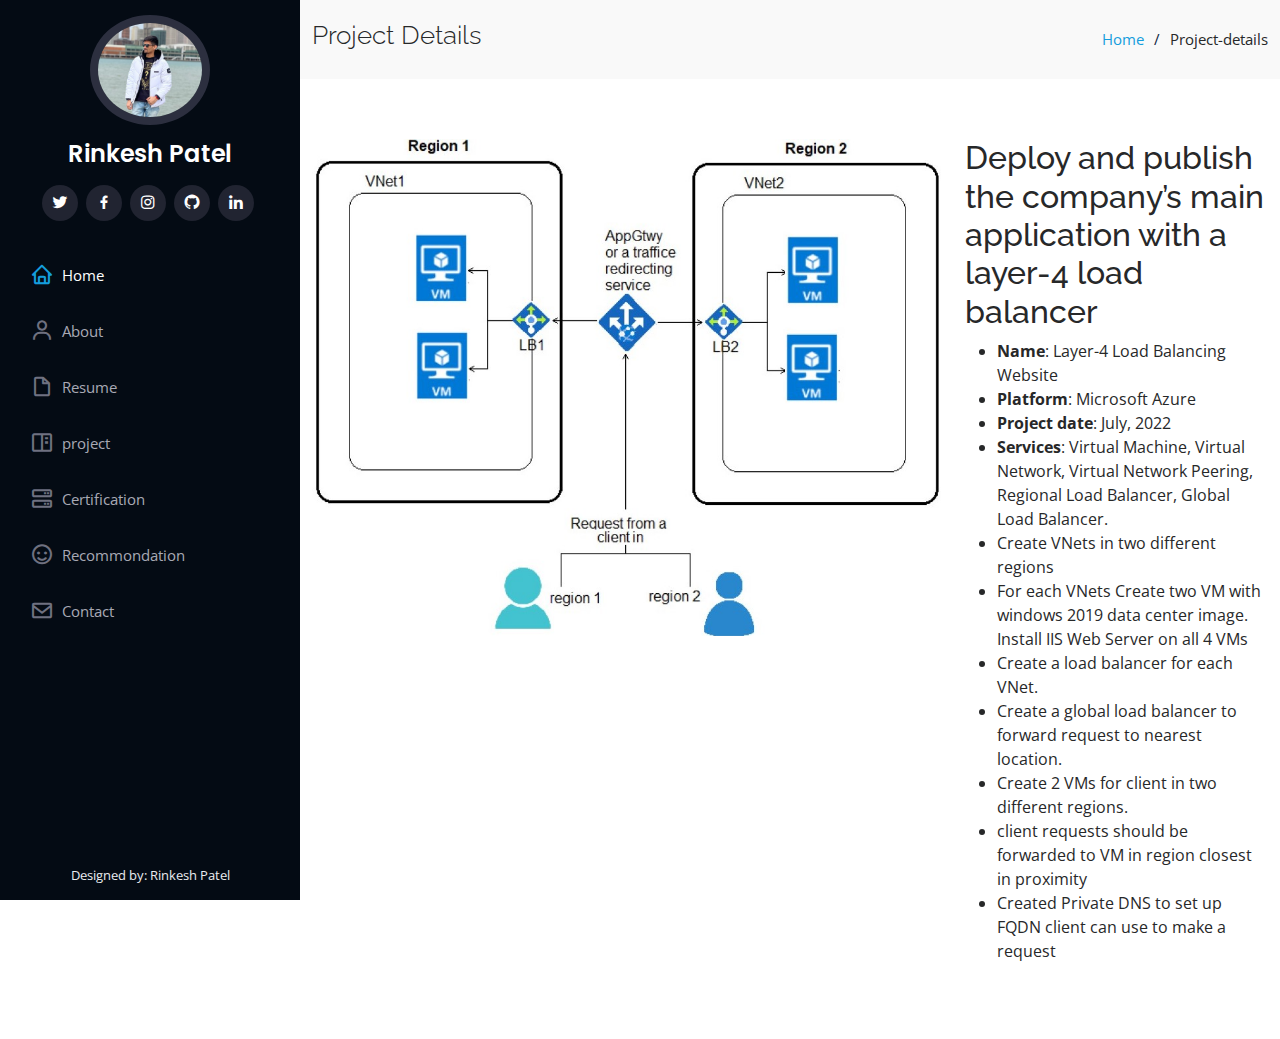
<file: projects/project-details-6.html>
<!DOCTYPE html>
<html lang="en">

<head>
  <meta charset="utf-8">
  <meta content="width=device-width, initial-scale=1.0" name="viewport">

  <title>Projects</title>
  <meta content="" name="description">
  <meta content="" name="keywords">

  <!-- Favicons -->
  <link href="../assets/img/favicon.jpg" rel="icon">
  <link href="../assets/img/apple-touch-icon.png" rel="apple-touch-icon">

  <!-- Google Fonts -->
  <link href="https://fonts.googleapis.com/css?family=Open+Sans:300,300i,400,400i,600,600i,700,700i|Raleway:300,300i,400,400i,500,500i,600,600i,700,700i|Poppins:300,300i,400,400i,500,500i,600,600i,700,700i" rel="stylesheet">

  <!-- Vendor CSS Files -->
  <link href="../assets/vendor/aos/aos.css" rel="stylesheet">
  <link href="../assets/vendor/bootstrap/css/bootstrap.min.css" rel="stylesheet">
  <link href="../assets/vendor/bootstrap-icons/bootstrap-icons.css" rel="stylesheet">
  <link href="../assets/vendor/boxicons/css/boxicons.min.css" rel="stylesheet">
  <link href="../assets/vendor/glightbox/css/glightbox.min.css" rel="stylesheet">
  <link href="../assets/vendor/swiper/swiper-bundle.min.css" rel="stylesheet">

  <!-- Template Main CSS File -->
  <link href="../assets/css/style.css" rel="stylesheet">

</head>

<body>
  <!-- Vendor JS Files -->
  <script src="../assets/vendor/purecounter/purecounter.js"></script>
  <script src="../assets/vendor/aos/aos.js"></script>
  <script src="../assets/vendor/bootstrap/js/bootstrap.bundle.min.js"></script>
  <script src="../assets/vendor/glightbox/js/glightbox.min.js"></script>
  <script src="../assets/vendor/isotope-layout/isotope.pkgd.min.js"></script>
  <script src="../assets/vendor/swiper/swiper-bundle.min.js"></script>
  <script src="../assets/vendor/typed.js/typed.min.js"></script>
  <script src="../assets/vendor/waypoints/noframework.waypoints.js"></script>
  <script src="../assets/vendor/php-email-form/validate.js"></script>

  <!-- Template Main JS File -->
  <script src="../assets/js/main.js"></script>
  <!-- ======= Mobile nav toggle button ======= -->
  <i class="bi bi-list mobile-nav-toggle d-xl-none"></i>

  <!-- ======= Header ======= -->
  <header id="header">
    <div class="d-flex flex-column">

      <div class="profile">
        <img src="../assets/img/profile-img.jpg" alt="" class="img-fluid rounded-circle">
        <h1 class="text-light"><a href="../index.html">Rinkesh Patel</a></h1>
        <div class="social-links mt-3 text-center">
          <a href="https://twitter.com/patelrinkesh24" class="twitter"><i class="bx bxl-twitter"></i></a>
          <a href="https://www.facebook.com/patelrinkesh24" class="facebook"><i class="bx bxl-facebook"></i></a>
          <a href="https://www.instagram.com/patelrinkesh24/" class="instagram"><i class="bx bxl-instagram"></i></a>
          <a href="https://github.com/patelrinkesh24" class="github"><i class="bx bxl-github"></i></a>
          <a href="https://www.linkedin.com/in/patelrinkesh2499/" class="linkedin"><i class="bx bxl-linkedin"></i></a>
        </div>
      </div>

      <nav id="navbar" class="nav-menu navbar">
        <ul>
          <li><a href="../index.html#hero" class="nav-link scrollto active"><i class="bx bx-home"></i> <span>Home</span></a></li>
          <li><a href="../index.html#about" class="nav-link scrollto"><i class="bx bx-user"></i> <span>About</span></a></li>
          <li><a href="../index.html#resume" class="nav-link scrollto"><i class="bx bx-file-blank"></i> <span>Resume</span></a></li>
          <li><a href="../index.html#project" class="nav-link scrollto"><i class="bx bx-book-content"></i> <span>project</span></a></li>
          <li><a href="../index.html#services" class="nav-link scrollto"><i class="bx bx-server"></i> <span>Certification</span></a></li>
          <li><a href="../index.html#recommondation" class="nav-link scrollto"><i class="bx bx-smile"></i> <span>Recommondation</span></a></li>
          <li><a href="../index.html#contact" class="nav-link scrollto"><i class="bx bx-envelope"></i> <span>Contact</span></a></li>
        </ul>
      </nav><!-- .nav-menu -->
    </div>
  </header><!-- End Header -->

  <main id="main">

    <!-- ======= Breadcrumbs ======= -->
    <section id="breadcrumbs" class="breadcrumbs">
      <div class="container">

        <div class="d-flex justify-content-between align-items-center">
          <h2>Project Details</h2>
          <ol>
            <li><a href="../index.html">Home</a></li>
            <li>Project-details</li>
          </ol>
        </div>

      </div>
    </section><!-- End Breadcrumbs -->

    <!-- ======= project Details Section ======= -->
    <section id="project-details" class="project-details">
      <div class="container">

        <div class="row gy-4">

          <div class="col-lg-8">
            <div class="project-details-slider swiper">
              <div class="swiper-wrapper align-items-center">

                <div class="swiper-slide">
                  <img src="../assets/img/project/project-6.jpg" alt="" width="100%">
                </div>
              </div>
              <div class="swiper-pagination"></div>
            </div>
          </div>

          <div class="col-lg-4">
            <div class="project-info">
              <h2>Deploy and publish the company’s main application with a layer-4 load balancer</h2>
              <ul>
                <li><strong>Name</strong>:  Layer-4 Load Balancing Website</li>
                <li><strong>Platform</strong>: Microsoft Azure</li>
                <li><strong>Project date</strong>: July, 2022</li>
              
            
              
            
                <li><b>Services</b>: Virtual Machine, Virtual Network, Virtual Network Peering, Regional Load Balancer, Global Load Balancer.</li>
                <li>Create VNets in two different regions</li>
                <li>For each VNets Create two VM with windows 2019 data center image. Install IIS Web Server on all 4 VMs</li>
                <li>Create a load balancer for each VNet.</li>
                <li>Create a global load balancer to forward request to nearest location.</li>
                <li>Create 2 VMs for client in two different regions.</li>
                <li>client requests should be forwarded to VM in region closest in proximity</li>
                <li>Created Private DNS to set up FQDN client can use to make a request</li>
              </ul>
            </div>
          </div>

        </div>

      </div>
    </section><!-- End project Details Section -->

  </main><!-- End #main -->

  <!-- ======= Footer ======= -->
  <footer id="footer">
    <div class="container">
      <div class="credits">
        Designed by: Rinkesh Patel
      </div>
    </div>
  </footer><!-- End  Footer -->

  <a href="#" class="back-to-top d-flex align-items-center justify-content-center"><i class="bi bi-arrow-up-short"></i></a>



</body>

</html>
</file>
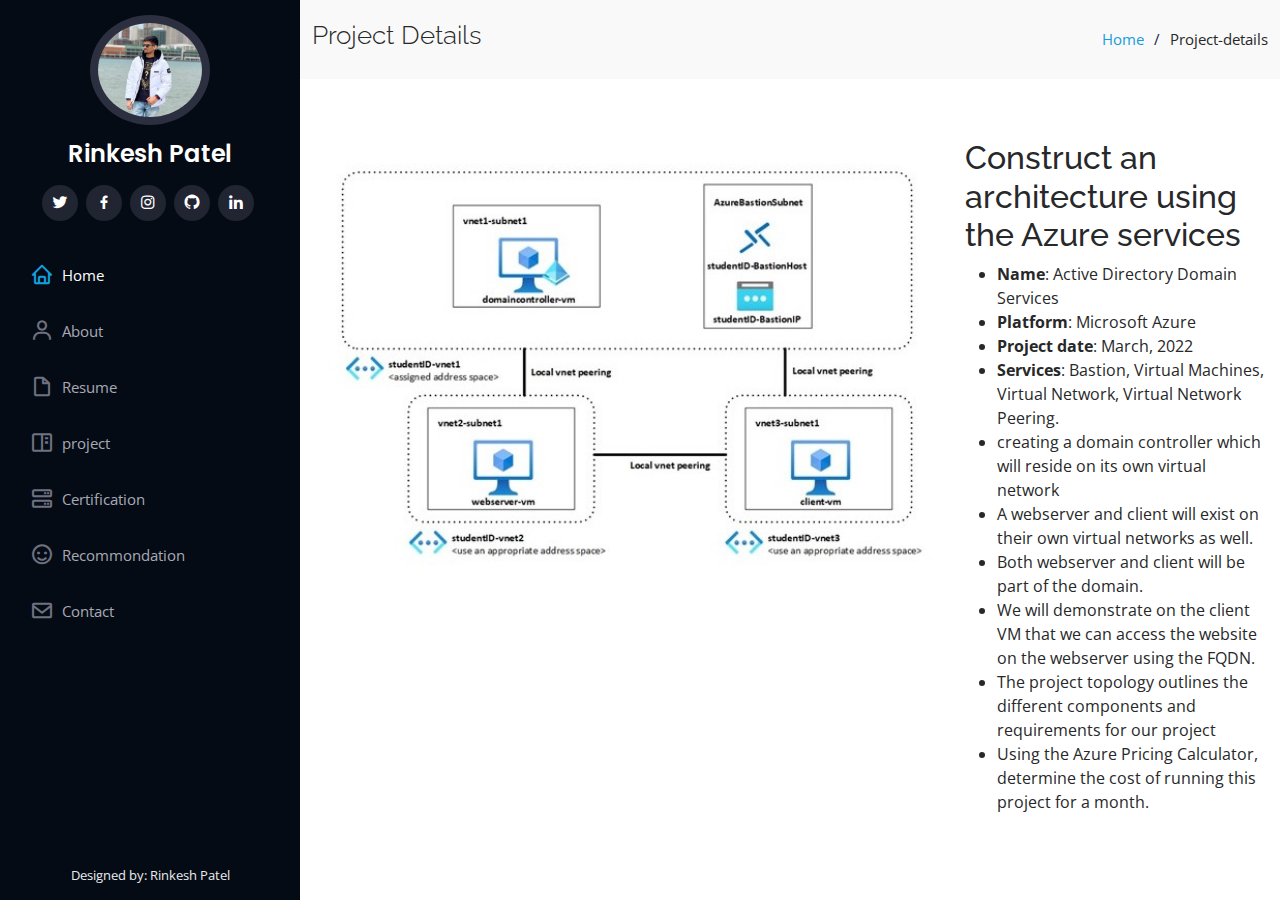
<file: projects/project-details-7.html>
<!DOCTYPE html>
<html lang="en">

<head>
  <meta charset="utf-8">
  <meta content="width=device-width, initial-scale=1.0" name="viewport">

  <title>Projects</title>
  <meta content="" name="description">
  <meta content="" name="keywords">

  <!-- Favicons -->
  <link href="../assets/img/favicon.jpg" rel="icon">
  <link href="../assets/img/apple-touch-icon.png" rel="apple-touch-icon">

  <!-- Google Fonts -->
  <link href="https://fonts.googleapis.com/css?family=Open+Sans:300,300i,400,400i,600,600i,700,700i|Raleway:300,300i,400,400i,500,500i,600,600i,700,700i|Poppins:300,300i,400,400i,500,500i,600,600i,700,700i" rel="stylesheet">

  <!-- Vendor CSS Files -->
  <link href="../assets/vendor/aos/aos.css" rel="stylesheet">
  <link href="../assets/vendor/bootstrap/css/bootstrap.min.css" rel="stylesheet">
  <link href="../assets/vendor/bootstrap-icons/bootstrap-icons.css" rel="stylesheet">
  <link href="../assets/vendor/boxicons/css/boxicons.min.css" rel="stylesheet">
  <link href="../assets/vendor/glightbox/css/glightbox.min.css" rel="stylesheet">
  <link href="../assets/vendor/swiper/swiper-bundle.min.css" rel="stylesheet">

  <!-- Template Main CSS File -->
  <link href="../assets/css/style.css" rel="stylesheet">

</head>

<body>
  <!-- Vendor JS Files -->
  <script src="../assets/vendor/purecounter/purecounter.js"></script>
  <script src="../assets/vendor/aos/aos.js"></script>
  <script src="../assets/vendor/bootstrap/js/bootstrap.bundle.min.js"></script>
  <script src="../assets/vendor/glightbox/js/glightbox.min.js"></script>
  <script src="../assets/vendor/isotope-layout/isotope.pkgd.min.js"></script>
  <script src="../assets/vendor/swiper/swiper-bundle.min.js"></script>
  <script src="../assets/vendor/typed.js/typed.min.js"></script>
  <script src="../assets/vendor/waypoints/noframework.waypoints.js"></script>
  <script src="../assets/vendor/php-email-form/validate.js"></script>

  <!-- Template Main JS File -->
  <script src="../assets/js/main.js"></script>
  <!-- ======= Mobile nav toggle button ======= -->
  <i class="bi bi-list mobile-nav-toggle d-xl-none"></i>

  <!-- ======= Header ======= -->
  <header id="header">
    <div class="d-flex flex-column">

      <div class="profile">
        <img src="../assets/img/profile-img.jpg" alt="" class="img-fluid rounded-circle">
        <h1 class="text-light"><a href="../index.html">Rinkesh Patel</a></h1>
        <div class="social-links mt-3 text-center">
          <a href="https://twitter.com/patelrinkesh24" class="twitter"><i class="bx bxl-twitter"></i></a>
          <a href="https://www.facebook.com/patelrinkesh24" class="facebook"><i class="bx bxl-facebook"></i></a>
          <a href="https://www.instagram.com/patelrinkesh24/" class="instagram"><i class="bx bxl-instagram"></i></a>
          <a href="https://github.com/patelrinkesh24" class="github"><i class="bx bxl-github"></i></a>
          <a href="https://www.linkedin.com/in/patelrinkesh2499/" class="linkedin"><i class="bx bxl-linkedin"></i></a>
        </div>
      </div>

      <nav id="navbar" class="nav-menu navbar">
        <ul>
          <li><a href="../index.html#hero" class="nav-link scrollto active"><i class="bx bx-home"></i> <span>Home</span></a></li>
          <li><a href="../index.html#about" class="nav-link scrollto"><i class="bx bx-user"></i> <span>About</span></a></li>
          <li><a href="../index.html#resume" class="nav-link scrollto"><i class="bx bx-file-blank"></i> <span>Resume</span></a></li>
          <li><a href="../index.html#project" class="nav-link scrollto"><i class="bx bx-book-content"></i> <span>project</span></a></li>
          <li><a href="../index.html#services" class="nav-link scrollto"><i class="bx bx-server"></i> <span>Certification</span></a></li>
          <li><a href="../index.html#recommondation" class="nav-link scrollto"><i class="bx bx-smile"></i> <span>Recommondation</span></a></li>
          <li><a href="../index.html#contact" class="nav-link scrollto"><i class="bx bx-envelope"></i> <span>Contact</span></a></li>
        </ul>
      </nav><!-- .nav-menu -->
    </div>
  </header><!-- End Header -->

  <main id="main">

    <!-- ======= Breadcrumbs ======= -->
    <section id="breadcrumbs" class="breadcrumbs">
      <div class="container">

        <div class="d-flex justify-content-between align-items-center">
          <h2>Project Details</h2>
          <ol>
            <li><a href="../index.html">Home</a></li>
            <li>Project-details</li>
          </ol>
        </div>

      </div>
    </section><!-- End Breadcrumbs -->

    <!-- ======= project Details Section ======= -->
    <section id="project-details" class="project-details">
      <div class="container">

        <div class="row gy-4">

          <div class="col-lg-8">
            <div class="project-details-slider swiper">
              <div class="swiper-wrapper align-items-center">

                <div class="swiper-slide">
                  <img src="../assets/img/project/project-7.jpg" alt="" width="100%">
                </div>
              </div>
              <div class="swiper-pagination"></div>
            </div>
          </div>

          <div class="col-lg-4">
            <div class="project-info">
              <h2>Construct an architecture using the Azure services</h2>
              <ul>
                <li><strong>Name</strong>: Active Directory Domain Services </li>
                <li><strong>Platform</strong>: Microsoft Azure</li>
                <li><strong>Project date</strong>: March, 2022</li>
                <li><b>Services</b>: Bastion, Virtual Machines, Virtual Network, Virtual Network Peering.</li>
                <li>creating a domain controller which will reside on its own virtual network</li>
                <li>A webserver and client will exist on their own virtual networks as well.</li>
                <li>Both webserver and client will be part of the domain.</li>
                <li>We will demonstrate on the client VM that we can access the website on the webserver using the FQDN.</li>
                <li>The project topology outlines the different components and requirements for our project</li>
                <li>Using the Azure Pricing Calculator, determine the cost of running this project for a month.</li>
              </ul>
            </div>
          </div>

        </div>

      </div>
    </section><!-- End project Details Section -->

  </main><!-- End #main -->

  <!-- ======= Footer ======= -->
  <footer id="footer">
    <div class="container">
      <div class="credits">
        Designed by: Rinkesh Patel
      </div>
    </div>
  </footer><!-- End  Footer -->

  <a href="#" class="back-to-top d-flex align-items-center justify-content-center"><i class="bi bi-arrow-up-short"></i></a>



</body>

</html>
</file>
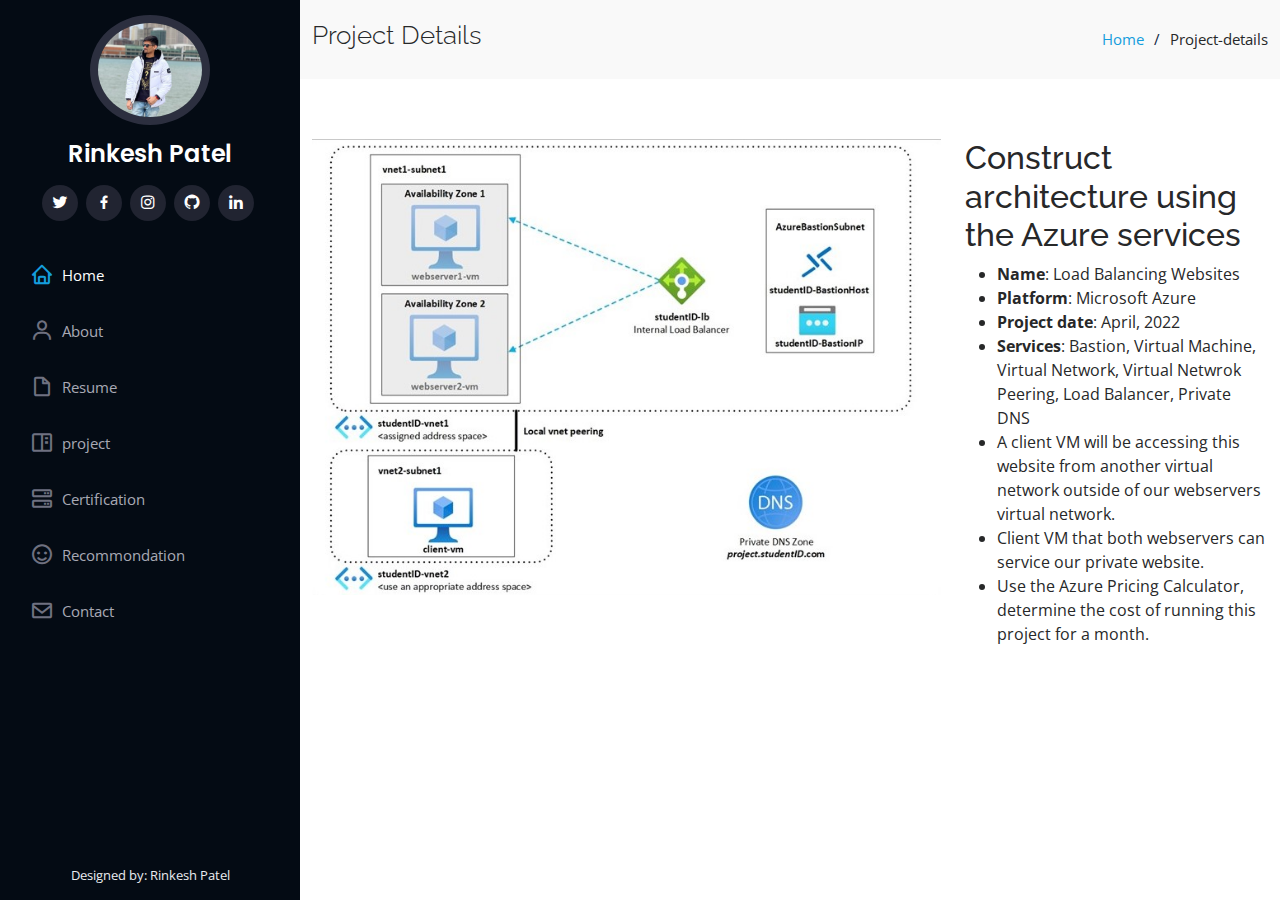
<file: projects/project-details-8.html>
<!DOCTYPE html>
<html lang="en">

<head>
  <meta charset="utf-8">
  <meta content="width=device-width, initial-scale=1.0" name="viewport">

  <title>Projects</title>
  <meta content="" name="description">
  <meta content="" name="keywords">

  <!-- Favicons -->
  <link href="../assets/img/favicon.jpg" rel="icon">
  <link href="../assets/img/apple-touch-icon.png" rel="apple-touch-icon">

  <!-- Google Fonts -->
  <link href="https://fonts.googleapis.com/css?family=Open+Sans:300,300i,400,400i,600,600i,700,700i|Raleway:300,300i,400,400i,500,500i,600,600i,700,700i|Poppins:300,300i,400,400i,500,500i,600,600i,700,700i" rel="stylesheet">

  <!-- Vendor CSS Files -->
  <link href="../assets/vendor/aos/aos.css" rel="stylesheet">
  <link href="../assets/vendor/bootstrap/css/bootstrap.min.css" rel="stylesheet">
  <link href="../assets/vendor/bootstrap-icons/bootstrap-icons.css" rel="stylesheet">
  <link href="../assets/vendor/boxicons/css/boxicons.min.css" rel="stylesheet">
  <link href="../assets/vendor/glightbox/css/glightbox.min.css" rel="stylesheet">
  <link href="../assets/vendor/swiper/swiper-bundle.min.css" rel="stylesheet">

  <!-- Template Main CSS File -->
  <link href="../assets/css/style.css" rel="stylesheet">

</head>

<body>
  <!-- Vendor JS Files -->
  <script src="../assets/vendor/purecounter/purecounter.js"></script>
  <script src="../assets/vendor/aos/aos.js"></script>
  <script src="../assets/vendor/bootstrap/js/bootstrap.bundle.min.js"></script>
  <script src="../assets/vendor/glightbox/js/glightbox.min.js"></script>
  <script src="../assets/vendor/isotope-layout/isotope.pkgd.min.js"></script>
  <script src="../assets/vendor/swiper/swiper-bundle.min.js"></script>
  <script src="../assets/vendor/typed.js/typed.min.js"></script>
  <script src="../assets/vendor/waypoints/noframework.waypoints.js"></script>
  <script src="../assets/vendor/php-email-form/validate.js"></script>

  <!-- Template Main JS File -->
  <script src="../assets/js/main.js"></script>
  <!-- ======= Mobile nav toggle button ======= -->
  <i class="bi bi-list mobile-nav-toggle d-xl-none"></i>

  <!-- ======= Header ======= -->
  <header id="header">
    <div class="d-flex flex-column">

      <div class="profile">
        <img src="../assets/img/profile-img.jpg" alt="" class="img-fluid rounded-circle">
        <h1 class="text-light"><a href="../index.html">Rinkesh Patel</a></h1>
        <div class="social-links mt-3 text-center">
          <a href="https://twitter.com/patelrinkesh24" class="twitter"><i class="bx bxl-twitter"></i></a>
          <a href="https://www.facebook.com/patelrinkesh24" class="facebook"><i class="bx bxl-facebook"></i></a>
          <a href="https://www.instagram.com/patelrinkesh24/" class="instagram"><i class="bx bxl-instagram"></i></a>
          <a href="https://github.com/patelrinkesh24" class="github"><i class="bx bxl-github"></i></a>
          <a href="https://www.linkedin.com/in/patelrinkesh2499/" class="linkedin"><i class="bx bxl-linkedin"></i></a>
        </div>
      </div>

      <nav id="navbar" class="nav-menu navbar">
        <ul>
          <li><a href="../index.html#hero" class="nav-link scrollto active"><i class="bx bx-home"></i> <span>Home</span></a></li>
          <li><a href="../index.html#about" class="nav-link scrollto"><i class="bx bx-user"></i> <span>About</span></a></li>
          <li><a href="../index.html#resume" class="nav-link scrollto"><i class="bx bx-file-blank"></i> <span>Resume</span></a></li>
          <li><a href="../index.html#project" class="nav-link scrollto"><i class="bx bx-book-content"></i> <span>project</span></a></li>
          <li><a href="../index.html#services" class="nav-link scrollto"><i class="bx bx-server"></i> <span>Certification</span></a></li>
          <li><a href="../index.html#recommondation" class="nav-link scrollto"><i class="bx bx-smile"></i> <span>Recommondation</span></a></li>
          <li><a href="../index.html#contact" class="nav-link scrollto"><i class="bx bx-envelope"></i> <span>Contact</span></a></li>
        </ul>
      </nav><!-- .nav-menu -->
    </div>
  </header><!-- End Header -->

  <main id="main">

    <!-- ======= Breadcrumbs ======= -->
    <section id="breadcrumbs" class="breadcrumbs">
      <div class="container">

        <div class="d-flex justify-content-between align-items-center">
          <h2>Project Details</h2>
          <ol>
            <li><a href="../index.html">Home</a></li>
            <li>Project-details</li>
          </ol>
        </div>

      </div>
    </section><!-- End Breadcrumbs -->

    <!-- ======= project Details Section ======= -->
    <section id="project-details" class="project-details">
      <div class="container">

        <div class="row gy-4">

          <div class="col-lg-8">
            <div class="project-details-slider swiper">
              <div class="swiper-wrapper align-items-center">

                <div class="swiper-slide">
                  <img src="../assets/img/project/project-8.jpg" alt="" width="100%">
                </div>
              </div>
              <div class="swiper-pagination"></div>
            </div>
          </div>

          <div class="col-lg-4">
            <div class="project-info">
              <h2>Construct architecture using the Azure services</h2>
              <ul>
                <li><strong>Name</strong>: Load Balancing Websites </li>
                <li><strong>Platform</strong>: Microsoft Azure</li>
                <li><strong>Project date</strong>: April, 2022</li>
                <li><b>Services</b>: Bastion, Virtual Machine, Virtual Network, Virtual Netwrok Peering, Load Balancer, Private DNS</li>
                <li>A client VM will be accessing this website from another virtual network outside of our webservers virtual network.</li>
                <li>Client VM that both webservers can service our private website.</li>
                <li>Use the Azure Pricing Calculator, determine the cost of running this project for a month.</li>
              </ul>
            </div>
          </div>

        </div>

      </div>
    </section><!-- End project Details Section -->

  </main><!-- End #main -->

  <!-- ======= Footer ======= -->
  <footer id="footer">
    <div class="container">
      <div class="credits">
        Designed by: Rinkesh Patel
      </div>
    </div>
  </footer><!-- End  Footer -->

  <a href="#" class="back-to-top d-flex align-items-center justify-content-center"><i class="bi bi-arrow-up-short"></i></a>



</body>

</html>
</file>
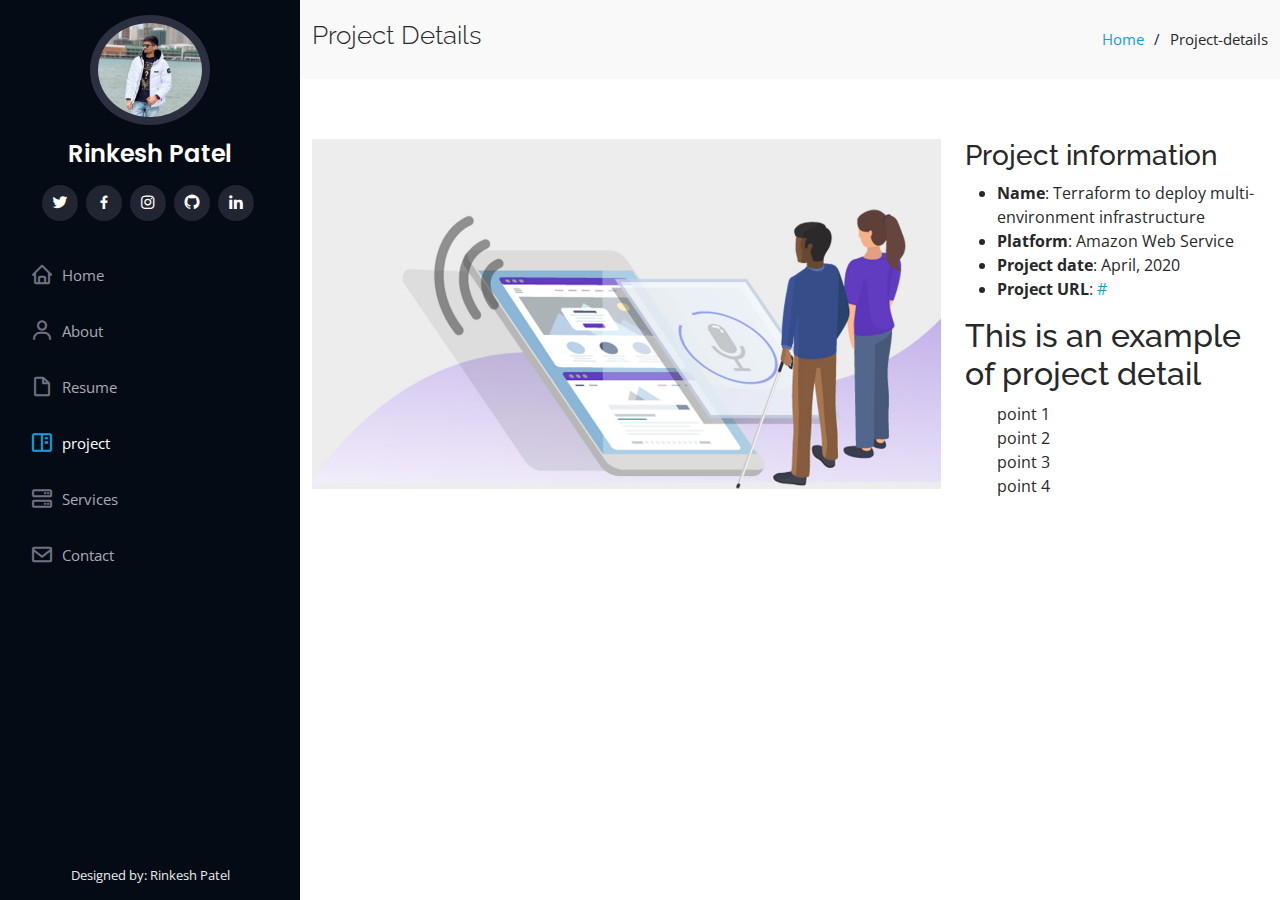
<file: projects/project-details-9.html>
<!DOCTYPE html>
<html lang="en">

<head>
  <meta charset="utf-8">
  <meta content="width=device-width, initial-scale=1.0" name="viewport">

  <title>Projects</title>
  <meta content="" name="description">
  <meta content="" name="keywords">

  <!-- Favicons -->
  <link href="../assets/img/favicon.jpg" rel="icon">
  <link href="../assets/img/apple-touch-icon.png" rel="apple-touch-icon">

  <!-- Google Fonts -->
  <link href="https://fonts.googleapis.com/css?family=Open+Sans:300,300i,400,400i,600,600i,700,700i|Raleway:300,300i,400,400i,500,500i,600,600i,700,700i|Poppins:300,300i,400,400i,500,500i,600,600i,700,700i" rel="stylesheet">

  <!-- Vendor CSS Files -->
  <link href="../assets/vendor/aos/aos.css" rel="stylesheet">
  <link href="../assets/vendor/bootstrap/css/bootstrap.min.css" rel="stylesheet">
  <link href="../assets/vendor/bootstrap-icons/bootstrap-icons.css" rel="stylesheet">
  <link href="../assets/vendor/boxicons/css/boxicons.min.css" rel="stylesheet">
  <link href="../assets/vendor/glightbox/css/glightbox.min.css" rel="stylesheet">
  <link href="../assets/vendor/swiper/swiper-bundle.min.css" rel="stylesheet">

  <!-- Template Main CSS File -->
  <link href="../assets/css/style.css" rel="stylesheet">

</head>

<body>
  <!-- Vendor JS Files -->
  <script src="../assets/vendor/purecounter/purecounter.js"></script>
  <script src="../assets/vendor/aos/aos.js"></script>
  <script src="../assets/vendor/bootstrap/js/bootstrap.bundle.min.js"></script>
  <script src="../assets/vendor/glightbox/js/glightbox.min.js"></script>
  <script src="../assets/vendor/isotope-layout/isotope.pkgd.min.js"></script>
  <script src="../assets/vendor/swiper/swiper-bundle.min.js"></script>
  <script src="../assets/vendor/typed.js/typed.min.js"></script>
  <script src="../assets/vendor/waypoints/noframework.waypoints.js"></script>
  <script src="../assets/vendor/php-email-form/validate.js"></script>

  <!-- Template Main JS File -->
  <script src="../assets/js/main.js"></script>
  <!-- ======= Mobile nav toggle button ======= -->
  <i class="bi bi-list mobile-nav-toggle d-xl-none"></i>

  <!-- ======= Header ======= -->
  <header id="header">
    <div class="d-flex flex-column">

      <div class="profile">
        <img src="../assets/img/profile-img.jpg" alt="" class="img-fluid rounded-circle">
        <h1 class="text-light"><a href="../index.html">Rinkesh Patel</a></h1>
        <div class="social-links mt-3 text-center">
          <a href="https://twitter.com/patelrinkesh24" class="twitter"><i class="bx bxl-twitter"></i></a>
          <a href="https://www.facebook.com/patelrinkesh24" class="facebook"><i class="bx bxl-facebook"></i></a>
          <a href="https://www.instagram.com/patelrinkesh24/" class="instagram"><i class="bx bxl-instagram"></i></a>
          <a href="https://github.com/patelrinkesh24" class="github"><i class="bx bxl-github"></i></a>
          <a href="https://www.linkedin.com/in/patelrinkesh2499/" class="linkedin"><i class="bx bxl-linkedin"></i></a>
        </div>
      </div>

      <nav id="navbar" class="nav-menu navbar">
        <ul>
          <li><a href="../index.html" class="nav-link scrollto"><i class="bx bx-home"></i> <span>Home</span></a></li>
          <li><a href="../index.html#about" class="nav-link scrollto"><i class="bx bx-user"></i> <span>About</span></a></li>
          <li><a href="../index.html#resume" class="nav-link scrollto"><i class="bx bx-file-blank"></i> <span>Resume</span></a></li>
          <li><a href="../index.html#project" class="nav-link scrollto active"><i class="bx bx-book-content"></i> <span>project</span></a></li>
          <li><a href="../index.html#services" class="nav-link scrollto"><i class="bx bx-server"></i> <span>Services</span></a></li>
          <li><a href="../index.html#contact" class="nav-link scrollto"><i class="bx bx-envelope"></i> <span>Contact</span></a></li>
        </ul>
      </nav><!-- .nav-menu -->
    </div>
  </header><!-- End Header -->

  <main id="main">

    <!-- ======= Breadcrumbs ======= -->
    <section id="breadcrumbs" class="breadcrumbs">
      <div class="container">

        <div class="d-flex justify-content-between align-items-center">
          <h2>Project Details</h2>
          <ol>
            <li><a href="../index.html">Home</a></li>
            <li>Project-details</li>
          </ol>
        </div>

      </div>
    </section><!-- End Breadcrumbs -->

    <!-- ======= project Details Section ======= -->
    <section id="project-details" class="project-details">
      <div class="container">

        <div class="row gy-4">

          <div class="col-lg-8">
            <div class="project-details-slider swiper">
              <div class="swiper-wrapper align-items-center">

                <div class="swiper-slide">
                  <img src="../assets/img/project/project-9.jpg" alt="" width="100%">
                </div>
              </div>
              <div class="swiper-pagination"></div>
            </div>
          </div>

          <div class="col-lg-4">
            <div class="project-info">
              <h3>Project information</h3>
              <ul>
                <li><strong>Name</strong>: Terraform to deploy multi-environment infrastructure </li>
                <li><strong>Platform</strong>: Amazon Web Service</li>
                <li><strong>Project date</strong>: April, 2020</li>
                <li><strong>Project URL</strong>: <a href="#">#</a></li>
              </ul>
            </div>
            <div class="project-description">
              <h2>This is an example of project detail</h2>
              <ul style="list-style-type:none;">
                <li>point 1</li>
                <li>point 2</li>
                <li>point 3</li>
                <li>point 4</li>
              </ul>
            </div>
          </div>

        </div>

      </div>
    </section><!-- End project Details Section -->

  </main><!-- End #main -->

  <!-- ======= Footer ======= -->
  <footer id="footer">
    <div class="container">
      <div class="credits">
        Designed by: Rinkesh Patel
      </div>
    </div>
  </footer><!-- End  Footer -->

  <a href="#" class="back-to-top d-flex align-items-center justify-content-center"><i class="bi bi-arrow-up-short"></i></a>



</body>

</html>
</file>
<file: assets/css/style.css>
body {
  font-family: "Open Sans", sans-serif;
  color: #272829;
}

a {
  color: #149ddd;
  text-decoration: none;
}

a:hover {
  color: #37b3ed;
  text-decoration: none;
}

h1, h2, h3, h4, h5, h6 {
  font-family: "Raleway", sans-serif;
}

/*--------------------------------------------------------------
# Back to top button
--------------------------------------------------------------*/
.back-to-top {
  position: fixed;
  visibility: hidden;
  opacity: 0;
  right: 15px;
  bottom: 15px;
  z-index: 996;
  background: #149ddd;
  width: 40px;
  height: 40px;
  border-radius: 50px;
  transition: all 0.4s;
}
.back-to-top i {
  font-size: 28px;
  color: #fff;
  line-height: 0;
}
.back-to-top:hover {
  background: #2eafec;
  color: #fff;
}
.back-to-top.active {
  visibility: visible;
  opacity: 1;
}

/*--------------------------------------------------------------
# Header
--------------------------------------------------------------*/
#header {
  position: fixed;
  top: 0;
  left: 0;
  bottom: 0;
  width: 300px;
  transition: all ease-in-out 0.5s;
  z-index: 9997;
  transition: all 0.5s;
  padding: 0 15px;
  background: #040b14;
  overflow-y: auto;
}
#header .profile img {
  margin: 15px auto;
  display: block;
  width: 120px;
  border: 8px solid #2c2f3f;
}
#header .profile h1 {
  font-size: 24px;
  margin: 0;
  padding: 0;
  font-weight: 600;
  -moz-text-align-last: center;
  text-align-last: center;
  font-family: "Poppins", sans-serif;
}
#header .profile h1 a, #header .profile h1 a:hover {
  color: #fff;
  text-decoration: none;
}
#header .profile .social-links a {
  font-size: 18px;
  display: inline-block;
  background: #212431;
  color: #fff;
  line-height: 1;
  padding: 8px 0;
  margin-right: 4px;
  border-radius: 50%;
  text-align: center;
  width: 36px;
  height: 36px;
  transition: 0.3s;
}
#header .profile .social-links a:hover {
  background: #149ddd;
  color: #fff;
  text-decoration: none;
}

#main {
  margin-left: 300px;
}

@media (max-width: 1199px) {
  #header {
    left: -300px;
  }

  #main {
    margin-left: 0;
  }
}
/*--------------------------------------------------------------
# Navigation Menu
--------------------------------------------------------------*/
/* Desktop Navigation */
.nav-menu {
  padding: 30px 0 0 0;
}
.nav-menu * {
  margin: 0;
  padding: 0;
  list-style: none;
}
.nav-menu > ul > li {
  position: relative;
  white-space: nowrap;
}
.nav-menu a, .nav-menu a:focus {
  display: flex;
  align-items: center;
  color: #a8a9b4;
  padding: 12px 15px;
  margin-bottom: 8px;
  transition: 0.3s;
  font-size: 15px;
}
.nav-menu a i, .nav-menu a:focus i {
  font-size: 24px;
  padding-right: 8px;
  color: #6f7180;
}
.nav-menu a:hover, .nav-menu .active, .nav-menu .active:focus, .nav-menu li:hover > a {
  text-decoration: none;
  color: #fff;
}
.nav-menu a:hover i, .nav-menu .active i, .nav-menu .active:focus i, .nav-menu li:hover > a i {
  color: #149ddd;
}

/* Mobile Navigation */
.mobile-nav-toggle {
  position: fixed;
  right: 15px;
  top: 15px;
  z-index: 9998;
  border: 0;
  font-size: 24px;
  transition: all 0.4s;
  outline: none !important;
  background-color: #149ddd;
  color: #fff;
  width: 40px;
  height: 40px;
  display: inline-flex;
  align-items: center;
  justify-content: center;
  line-height: 0;
  border-radius: 50px;
  cursor: pointer;
}

.mobile-nav-active {
  overflow: hidden;
}
.mobile-nav-active #header {
  left: 0;
}

/*--------------------------------------------------------------
# Hero Section
--------------------------------------------------------------*/
#hero {
  width: 100%;
  height: 100vh;
  background: url("../img/hero-bg.jpg") top center;
  background-size: cover;
}
#hero:before {
  content: "";
  position: absolute;
  bottom: 0;
  top: 0;
  left: 0;
  right: 0;
  z-index: 1;
}
#hero .hero-container {
  position: relative;
  z-index: 2;
  min-width: 300px;
}
#hero h1 {
  margin: 0 0 10px 0;
  font-size: 64px;
  font-weight: 700;
  line-height: 56px;
  color: rgb(55, 161, 203);
}
#hero p {
  color: rgb(55, 161, 203);
  margin-bottom: 50px;
  font-size: 26px;
  font-family: "Poppins", sans-serif;
}
#hero p span {
  color: rgb(55, 161, 203);
  padding-bottom: 4px;
  letter-spacing: 1px;
  border-bottom: 3px solid #149ddd;
}
@media (min-width: 1024px) {
  #hero {
    background-attachment: fixed;
  }
}
@media (max-width: 768px) {
  #hero h1 {
    font-size: 28px;
    line-height: 36px;
  }
  #hero h2 {
    font-size: 18px;
    line-height: 24px;
    margin-bottom: 30px;
  }
}

/*--------------------------------------------------------------
# Sections General
--------------------------------------------------------------*/
section {
  padding: 60px 0;
  overflow: hidden;
}

.section-bg {
  background: #f5f8fd;
}

.section-title {
  padding-bottom: 30px;
}
.section-title h2 {
  font-size: 32px;
  font-weight: bold;
  margin-bottom: 20px;
  padding-bottom: 20px;
  position: relative;
  color: #173b6c;
}
.section-title h2::after {
  content: "";
  position: absolute;
  display: block;
  width: 50px;
  height: 3px;
  background: #149ddd;
  bottom: 0;
  left: 0;
}
.section-title p {
  margin-bottom: 0;
}

/*--------------------------------------------------------------
# About
--------------------------------------------------------------*/
.about .content h3 {
  font-weight: 700;
  font-size: 26px;
  color: #173b6c;
}
.about .content ul {
  list-style: none;
  padding: 0;
}
.about .content ul li {
  margin-bottom: 20px;
  display: flex;
  align-items: center;
}
.about .content ul strong {
  margin-right: 10px;
}
.about .content ul i {
  font-size: 16px;
  margin-right: 5px;
  color: #149ddd;
  line-height: 0;
}
.about .content p:last-child {
  margin-bottom: 0;
}

/*--------------------------------------------------------------
# Facts
--------------------------------------------------------------*/
.facts {
  padding-bottom: 30px;
}
.facts .count-box {
  padding: 30px;
  width: 100%;
}
.facts .count-box i {
  display: block;
  font-size: 44px;
  color: #149ddd;
  float: left;
  line-height: 0;
}
.facts .count-box span {
  font-size: 48px;
  line-height: 40px;
  display: block;
  font-weight: 700;
  color: #050d18;
  margin-left: 60px;
}
.facts .count-box p {
  padding: 15px 0 0 0;
  margin: 0 0 0 60px;
  font-family: "Raleway", sans-serif;
  font-size: 14px;
  color: #122f57;
}
.facts .count-box a {
  font-weight: 600;
  display: block;
  margin-top: 20px;
  color: #122f57;
  font-size: 15px;
  font-family: "Poppins", sans-serif;
  transition: ease-in-out 0.3s;
}
.facts .count-box a:hover {
  color: #1f5297;
}

/*--------------------------------------------------------------
# Skills
--------------------------------------------------------------*/
.skills .progress {
  height: 60px;
  display: block;
  background: none;
  border-radius: 0;
}
.skills .progress .skill {
  padding: 0;
  margin: 0 0 6px 0;
  text-transform: uppercase;
  display: block;
  font-weight: 600;
  font-family: "Poppins", sans-serif;
  color: #050d18;
}
.skills .progress .skill .val {
  float: right;
  font-style: normal;
}
.skills .progress-bar-wrap {
  background: #dce8f8;
  height: 10px;
}
.skills .progress-bar {
  width: 1px;
  height: 10px;
  transition: 0.9s;
  background-color: #149ddd;
}

/*--------------------------------------------------------------
# Resume
--------------------------------------------------------------*/
.resume .resume-title {
  font-size: 26px;
  font-weight: 700;
  margin-top: 20px;
  margin-bottom: 20px;
  color: #050d18;
}
.resume .resume-item {
  padding: 0 0 20px 20px;
  margin-top: -2px;
  border-left: 2px solid #1f5297;
  position: relative;
}
.resume .resume-item h4 {
  line-height: 18px;
  font-size: 18px;
  font-weight: 600;
  text-transform: uppercase;
  font-family: "Poppins", sans-serif;
  color: #050d18;
  margin-bottom: 10px;
}
.resume .resume-item h5 {
  font-size: 16px;
  background: #e4edf9;
  padding: 5px 15px;
  display: inline-block;
  font-weight: 600;
  margin-bottom: 10px;
}
.resume .resume-item ul {
  padding-left: 20px;
}
.resume .resume-item ul li {
  padding-bottom: 10px;
}
.resume .resume-item:last-child {
  padding-bottom: 0;
}
.resume .resume-item::before {
  content: "";
  position: absolute;
  width: 16px;
  height: 16px;
  border-radius: 50px;
  left: -9px;
  top: 0;
  background: #fff;
  border: 2px solid #1f5297;
}

/*--------------------------------------------------------------
# project
--------------------------------------------------------------*/
.project .project-item {
  margin-bottom: 30px;
}
.project #project-flters {
  padding: 0;
  margin: 0 auto 35px auto;
  list-style: none;
  text-align: center;
  background: #fff;
  border-radius: 50px;
  padding: 2px 15px;
}
.project #project-flters li {
  cursor: pointer;
  display: inline-block;
  padding: 10px 15px 8px 15px;
  font-size: 14px;
  font-weight: 600;
  line-height: 1;
  text-transform: uppercase;
  color: #272829;
  margin-bottom: 5px;
  transition: all 0.3s ease-in-out;
}
.project #project-flters li:hover, .project #project-flters li.filter-active {
  color: #149ddd;
}
.project #project-flters li:last-child {
  margin-right: 0;
}
.project .project-wrap {
  transition: 0.3s;
  position: relative;
  overflow: hidden;
  z-index: 1;
}
.project .project-wrap::before {
  content: "";
  background: rgba(255, 255, 255, 0.5);
  position: absolute;
  left: 0;
  right: 0;
  top: 0;
  bottom: 0;
  transition: all ease-in-out 0.3s;
  z-index: 2;
  opacity: 0;
}
.project .project-wrap .project-links {
  opacity: 1;
  left: 0;
  right: 0;
  bottom: -60px;
  z-index: 3;
  position: absolute;
  transition: all ease-in-out 0.3s;
  display: flex;
  justify-content: center;
}
.project .project-wrap .project-links a {
  color: #fff;
  font-size: 28px;
  text-align: center;
  background: rgba(20, 157, 221, 0.75);
  transition: 0.3s;
  width: 50%;
}
.project .project-wrap .project-links a:hover {
  background: rgba(20, 157, 221, 0.95);
}
.project .project-wrap .project-links a + a {
  border-left: 1px solid #37b3ed;
}
.project .project-wrap:hover::before {
  top: 0;
  left: 0;
  right: 0;
  bottom: 0;
  opacity: 1;
}
.project .project-wrap:hover .project-links {
  opacity: 1;
  bottom: 0;
}

/*--------------------------------------------------------------
# project Details
--------------------------------------------------------------*/
.projects {
  padding-top: 40px;
}
.projects .projects-slider img {
  width: 100%;
}
.projects .projects-slider .swiper-pagination {
  margin-top: 20px;
  position: relative;
}
.projects .projects-slider .swiper-pagination .swiper-pagination-bullet {
  width: 12px;
  height: 12px;
  background-color: #fff;
  opacity: 1;
  border: 1px solid #149ddd;
}
.projects .projects-slider .swiper-pagination .swiper-pagination-bullet-active {
  background-color: #149ddd;
}
.projects .project-info {
  padding: 30px;
  box-shadow: 0px 0 30px rgba(5, 13, 24, 0.08);
}
.projects .project-info h3 {
  font-size: 22px;
  font-weight: 700;
  margin-bottom: 20px;
  padding-bottom: 20px;
  border-bottom: 1px solid #eee;
}
.projects .project-info ul {
  list-style: none;
  padding: 0;
  font-size: 15px;
}
.projects .project-info ul li + li {
  margin-top: 10px;
}
.projects .project-description {
  padding-top: 30px;
}
.projects .project-description h2 {
  font-size: 26px;
  font-weight: 700;
  margin-bottom: 20px;
}
.projects .project-description p {
  padding: 0;
}

/*--------------------------------------------------------------
# Services
--------------------------------------------------------------*/
.services .icon-box {
  margin-bottom: 20px;
}
.services .icon {
  float: left;
  display: flex;
  align-items: center;
  justify-content: center;
  width: 54px;
  height: 54px;
  background: #149ddd;
  border-radius: 50%;
  transition: 0.5s;
  border: 1px solid #149ddd;
}
.services .icon i {
  color: #fff;
  font-size: 24px;
  line-height: 0;
}
.services .icon-box:hover .icon {
  background: #fff;
}
.services .icon-box:hover .icon i {
  color: #149ddd;
}
.services .title {
  margin-left: 80px;
  font-weight: 700;
  margin-bottom: 15px;
  font-size: 18px;
}
.services .title a {
  color: #343a40;
}
.services .title a:hover {
  color: #149ddd;
}
.services .description {
  margin-left: 80px;
  line-height: 24px;
  font-size: 14px;
}
/*--------------------------------------------------------------
# recommondation
--------------------------------------------------------------*/
.recommondation .recommondation-carousel, .recommondation .recommondation-slider {
  overflow: hidden;
}
.recommondation .recommondation-item {
  box-sizing: content-box;
  text-align: center;
  min-height: 320px;
}
.recommondation .recommondation-item .recommondation-img {
  width: 90px;
  border-radius: 50%;
  margin: 0 auto;
}
.recommondation .recommondation-item h3 {
  font-size: 18px;
  font-weight: bold;
  margin: 10px 0 5px 0;
  color: #111;
}
.recommondation .recommondation-item h4 {
  font-size: 14px;
  color: #999;
  margin: 0;
}
.recommondation .recommondation-item .quote-icon-left, .recommondation .recommondation-item .quote-icon-right {
  color: #c3e8fa;
  font-size: 26px;
}
.recommondation .recommondation-item .quote-icon-left {
  display: inline-block;
  left: -5px;
  position: relative;
}
.recommondation .recommondation-item .quote-icon-right {
  display: inline-block;
  right: -5px;
  position: relative;
  top: 10px;
}
.recommondation .recommondation-item p {
  font-style: italic;
  margin: 0 15px 15px 15px;
  padding: 20px;
  background: #fff;
  position: relative;
  margin-bottom: 35px;
  border-radius: 6px;
  box-shadow: 0px 2px 15px rgba(0, 0, 0, 0.1);
}
.recommondation .recommondation-item p::after {
  content: "";
  width: 0;
  height: 0;
  border-top: 20px solid #fff;
  border-right: 20px solid transparent;
  border-left: 20px solid transparent;
  position: absolute;
  bottom: -20px;
  left: calc(50% - 20px);
}
.recommondation .swiper-pagination {
  margin-top: 20px;
  position: relative;
}
.recommondation .swiper-pagination .swiper-pagination-bullet {
  width: 12px;
  height: 12px;
  background-color: #fff;
  opacity: 1;
  border: 1px solid #149ddd;
}
.recommondation .swiper-pagination .swiper-pagination-bullet-active {
  background-color: #149ddd;
}

/*--------------------------------------------------------------
# Contact
--------------------------------------------------------------*/
.contact {
  padding-bottom: 130px;
}
.contact .info {
  padding: 30px;
  background: #fff;
  width: 100%;
  box-shadow: 0 0 24px 0 rgba(0, 0, 0, 0.12);
}
.contact .info i {
  font-size: 20px;
  color: #149ddd;
  float: left;
  width: 44px;
  height: 44px;
  background: #dff3fc;
  display: flex;
  justify-content: center;
  align-items: center;
  border-radius: 50px;
  transition: all 0.3s ease-in-out;
}
.contact .info h4 {
  padding: 0 0 0 60px;
  font-size: 22px;
  font-weight: 600;
  margin-bottom: 5px;
  color: #050d18;
}
.contact .info p {
  padding: 0 0 10px 60px;
  margin-bottom: 20px;
  font-size: 14px;
  color: #173b6c;
}
.contact .info .email p {
  padding-top: 5px;
}
.contact .info .social-links {
  padding-left: 60px;
}
.contact .info .social-links a {
  font-size: 18px;
  display: inline-block;
  background: #333;
  color: #fff;
  line-height: 1;
  padding: 8px 0;
  border-radius: 50%;
  text-align: center;
  width: 36px;
  height: 36px;
  transition: 0.3s;
  margin-right: 10px;
}
.contact .info .social-links a:hover {
  background: #149ddd;
  color: #fff;
}
.contact .info .email:hover i, .contact .info .address:hover i, .contact .info .phone:hover i {
  background: #149ddd;
  color: #fff;
}
.contact .php-email-form {
  width: 100%;
  padding: 30px;
  background: #fff;
  box-shadow: 0 0 24px 0 rgba(0, 0, 0, 0.12);
}
.contact .php-email-form .form-group {
  padding-bottom: 8px;
}
.contact .php-email-form .validate {
  display: none;
  color: red;
  margin: 0 0 15px 0;
  font-weight: 400;
  font-size: 13px;
}
.contact .php-email-form .error-message {
  display: none;
  color: #fff;
  background: #ed3c0d;
  text-align: left;
  padding: 15px;
  font-weight: 600;
}
.contact .php-email-form .error-message br + br {
  margin-top: 25px;
}
.contact .php-email-form .sent-message {
  display: none;
  color: #fff;
  background: #18d26e;
  text-align: center;
  padding: 15px;
  font-weight: 600;
}
.contact .php-email-form .loading {
  display: none;
  background: #fff;
  text-align: center;
  padding: 15px;
}
.contact .php-email-form .loading:before {
  content: "";
  display: inline-block;
  border-radius: 50%;
  width: 24px;
  height: 24px;
  margin: 0 10px -6px 0;
  border: 3px solid #18d26e;
  border-top-color: #eee;
  -webkit-animation: animate-loading 1s linear infinite;
  animation: animate-loading 1s linear infinite;
}
.contact .php-email-form .form-group {
  margin-bottom: 15px;
}
.contact .php-email-form label {
  padding-bottom: 8px;
}
.contact .php-email-form input, .contact .php-email-form textarea {
  border-radius: 0;
  box-shadow: none;
  font-size: 14px;
}
.contact .php-email-form input {
  height: 44px;
}
.contact .php-email-form textarea {
  padding: 10px 15px;
}
.contact .php-email-form button[type=submit] {
  background: #149ddd;
  border: 0;
  padding: 10px 24px;
  color: #fff;
  transition: 0.4s;
  border-radius: 4px;
}
.contact .php-email-form button[type=submit]:hover {
  background: #37b3ed;
}
@-webkit-keyframes animate-loading {
  0% {
    transform: rotate(0deg);
  }
  100% {
    transform: rotate(360deg);
  }
}
@keyframes animate-loading {
  0% {
    transform: rotate(0deg);
  }
  100% {
    transform: rotate(360deg);
  }
}

/*--------------------------------------------------------------
# Breadcrumbs
--------------------------------------------------------------*/
.breadcrumbs {
  padding: 20px 0;
  background: #f9f9f9;
}
.breadcrumbs h2 {
  font-size: 26px;
  font-weight: 300;
}
.breadcrumbs ol {
  display: flex;
  flex-wrap: wrap;
  list-style: none;
  padding: 0;
  margin: 0;
  font-size: 15px;
}
.breadcrumbs ol li + li {
  padding-left: 10px;
}
.breadcrumbs ol li + li::before {
  display: inline-block;
  padding-right: 10px;
  color: #0e2442;
  content: "/";
}
@media (max-width: 768px) {
  .breadcrumbs .d-flex {
    display: block !important;
  }
  .breadcrumbs ol {
    display: block;
  }
  .breadcrumbs ol li {
    display: inline-block;
  }
}

/*--------------------------------------------------------------
# Footer
--------------------------------------------------------------*/
#footer {
  padding: 15px;
  color: #f4f6fd;
  font-size: 14px;
  position: fixed;
  left: 0;
  bottom: 0;
  width: 300px;
  z-index: 9999;
  background: #040b14;
}
#footer .copyright {
  text-align: center;
}
#footer .credits {
  padding-top: 5px;
  text-align: center;
  font-size: 13px;
  color: #eaebf0;
}
@media (max-width: 1199px) {
  #footer {
    position: static;
    width: auto;
    padding-right: 20px 15px;
  }
}
</file>
